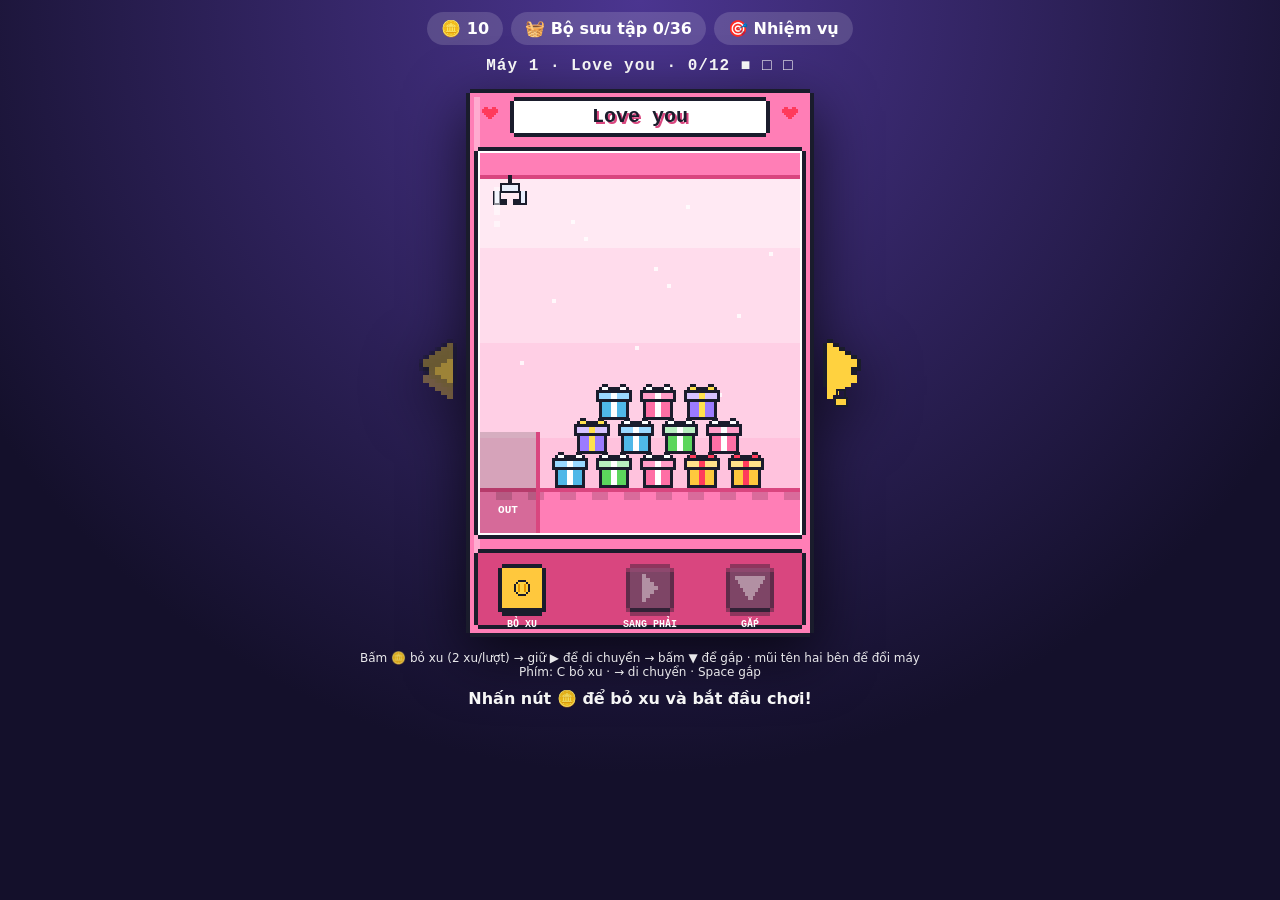
<file: index.html>
<!DOCTYPE html>
<html lang="vi">
  <head>
    <meta charset="UTF-8">
    <meta name="viewport" content="width=device-width, initial-scale=1">
    <title>Máy gắp thú</title>
    <link rel="stylesheet" href="css/style.css">
  </head>
  <body>
    <div class="top">
      <span class="pill">🪙 <span id="coins">0</span></span>
      <button class="pill" onclick="showCollection()">🧺 Bộ sưu tập <span id="owned"></span></button>
      <a class="pill" href="missions.html">🎯 Nhiệm vụ</a>
    </div>
    <div id="prog"></div>
    <canvas id="c" width="460" height="560"></canvas>
    <div class="cost">Bấm 🪙 bỏ xu (2 xu/lượt) → giữ ▶ để di chuyển → bấm ▼ để gắp · mũi tên hai bên để đổi máy<br>Phím: C bỏ xu · → di chuyển · Space gắp</div>
    <div id="msg"></div>
    <div class="modal" id="modal" onclick="if(event.target===this)closeModal()"><div class="box" id="mbox"></div></div>
    <script src="js/store.js"></script><script src="js/pixel.js"></script><script src="js/items.js"></script><script src="js/items-art.js"></script><script src="js/claw.js"></script>
  </body>
</html>
</file>
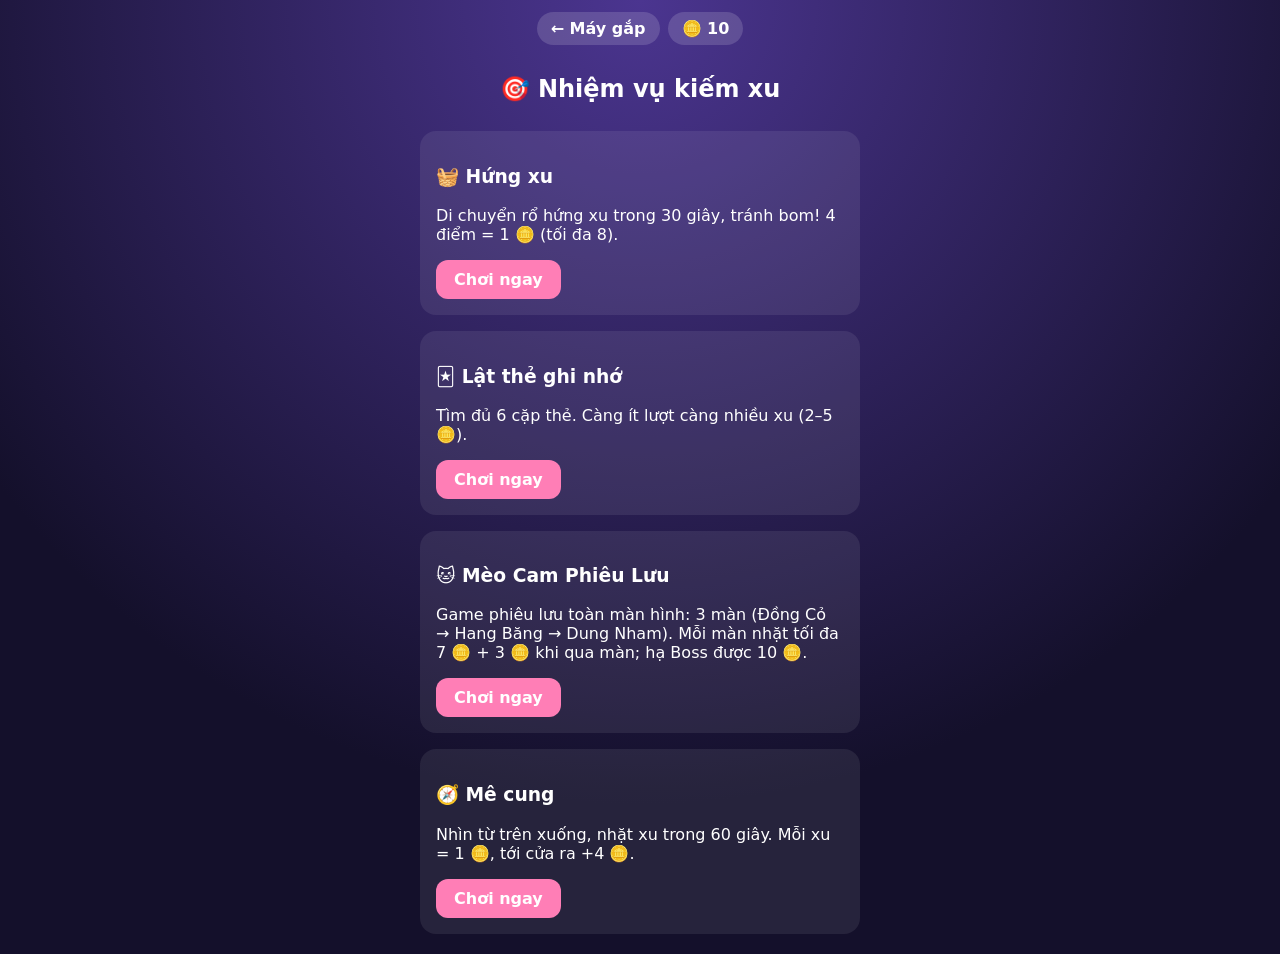
<file: missions.html>
<!DOCTYPE html>
<html lang="vi"><head><meta charset="UTF-8"><meta name="viewport" content="width=device-width, initial-scale=1">
<title>Nhiệm vụ</title><link rel="stylesheet" href="css/style.css"></head>
<body>
<div class="top"><a class="pill" href="index.html">← Máy gắp</a><span class="pill">🪙 <span id="coins">0</span></span></div>
<h2>🎯 Nhiệm vụ kiếm xu</h2>
<div class="card"><h3>🧺 Hứng xu</h3><p>Di chuyển rổ hứng xu trong 30 giây, tránh bom! 4 điểm = 1 🪙 (tối đa 8).</p><a class="btn-main" href="minigames/catch.html">Chơi ngay</a></div>
<div class="card"><h3>🃏 Lật thẻ ghi nhớ</h3><p>Tìm đủ 6 cặp thẻ. Càng ít lượt càng nhiều xu (2–5 🪙).</p><a class="btn-main" href="minigames/memory.html">Chơi ngay</a></div>
<div class="card"><h3>🐱 Mèo Cam Phiêu Lưu</h3><p>Game phiêu lưu toàn màn hình: 3 màn (Đồng Cỏ → Hang Băng → Dung Nham). Mỗi màn nhặt tối đa 7 🪙 + 3 🪙 khi qua màn; hạ Boss được 10 🪙.</p><a class="btn-main" href="minigames/runner.html">Chơi ngay</a></div>
<div class="card"><h3>🧭 Mê cung</h3><p>Nhìn từ trên xuống, nhặt xu trong 60 giây. Mỗi xu = 1 🪙, tới cửa ra +4 🪙.</p><a class="btn-main" href="minigames/maze.html">Chơi ngay</a></div>
<script src="js/store.js"></script><script>document.getElementById('coins').textContent=Store.load().coins</script>
</body></html>
</file>
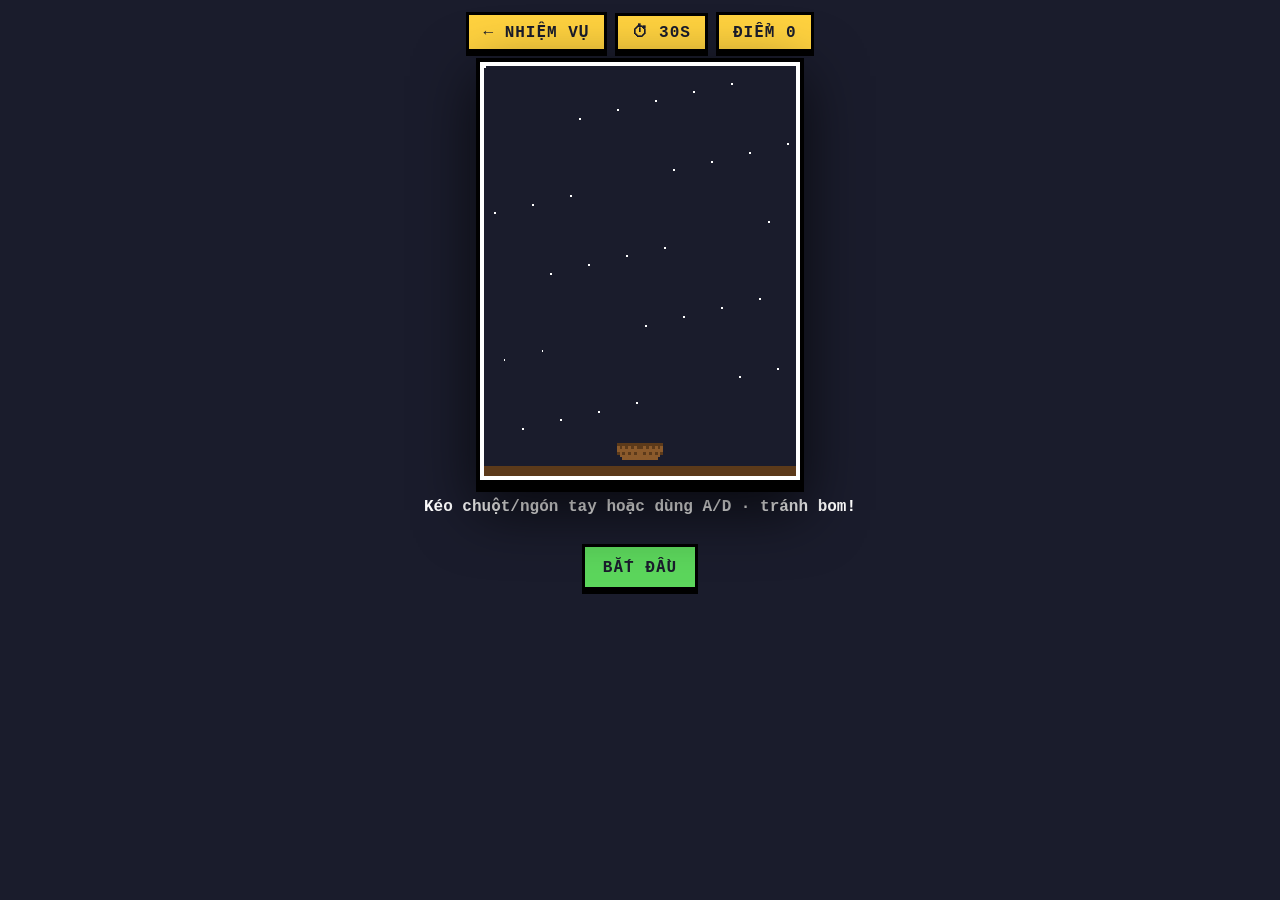
<file: minigames/catch.html>
<!DOCTYPE html>
<html lang="vi"><head><meta charset="UTF-8"><meta name="viewport" content="width=device-width, initial-scale=1">
<title>Hứng xu</title><link rel="stylesheet" href="../css/style.css"><link rel="stylesheet" href="../css/pixel.css"></head>
<body>
<div class="top"><a class="pill" href="../missions.html">← Nhiệm vụ</a><span class="pill">⏱ <span id="t">30</span>s</span><span class="pill">Điểm <span id="sc">0</span></span></div>
<canvas id="c" width="320" height="420" style="width:min(94vw,320px);touch-action:none"></canvas>
<p id="res" style="text-align:center;min-height:24px">Kéo chuột/ngón tay hoặc dùng A/D · tránh bom!</p>
<button class="btn-main" id="start" onclick="start()">Bắt đầu</button>
<script src="../js/store.js"></script><script src="../js/pixel.js"></script>
<script>
const c=document.getElementById('c'),x=c.getContext('2d');x.imageSmoothingEnabled=false;
const COIN=PX.spr(SPR.coin),BOMB=PX.spr(SPR.bomb),BASK=PX.spr(SPR.basket,3);
const STARS=Array.from({length:30},(_,i)=>[(i*97)%320,(i*53)%380]);
let bx=160,items=[],score=0,t=30,run=false,last=0,sp=0,k={l:false,r:false};
function move(e){const r=c.getBoundingClientRect();bx=Math.max(28,Math.min(292,(e.clientX-r.left)*c.width/r.width))}
c.addEventListener('pointermove',move);c.addEventListener('pointerdown',move);
addEventListener('keydown',e=>{if(e.code==='KeyA'||e.code==='ArrowLeft')k.l=true;if(e.code==='KeyD'||e.code==='ArrowRight')k.r=true});
addEventListener('keyup',e=>{if(e.code==='KeyA'||e.code==='ArrowLeft')k.l=false;if(e.code==='KeyD'||e.code==='ArrowRight')k.r=false});
function start(){items=[];score=0;t=30;run=true;last=performance.now();$('start').style.display='none';$('res').textContent='';requestAnimationFrame(loop)}
const $=id=>document.getElementById(id);
function draw(){
  x.fillStyle='#1a1c2c';x.fillRect(0,0,320,420);x.fillStyle='#fff';STARS.forEach(([a,b])=>x.fillRect(a,b,2,2));
  x.fillStyle='#5c3a1a';x.fillRect(0,410,320,10);
  items.forEach(i=>i.bomb?x.drawImage(BOMB,Math.round(i.x-12),Math.round(i.y-12)):x.drawImage(COIN,Math.round(i.x-8),Math.round(i.y-8)));
  x.drawImage(BASK,Math.round(bx-24),386);
}
function loop(n){
  if(!run)return;const dt=Math.min(.05,(n-last)/1000);last=n;t-=dt;sp-=dt;
  bx=Math.max(28,Math.min(292,bx+((k.r?1:0)-(k.l?1:0))*240*dt));
  if(sp<=0){sp=.45;items.push({x:20+Math.random()*280,y:-20,v:120+Math.random()*80+(30-t)*5,bomb:Math.random()<.2})}
  items.forEach(i=>i.y+=i.v*dt);
  items=items.filter(i=>{if(i.y>385&&i.y<410&&Math.abs(i.x-bx)<30){score=Math.max(0,score+(i.bomb?-2:1));return false}return i.y<430});
  $('t').textContent=Math.max(0,Math.ceil(t));$('sc').textContent=score;draw();
  if(t<=0){run=false;const r=Math.min(8,Math.floor(score/4));Store.addCoins(r);
    $('res').textContent=`Hết giờ! ${score} điểm → nhận ${r} 🪙`;const b=$('start');b.textContent='Chơi lại';b.style.display='';return}
  requestAnimationFrame(loop);
}
draw();
</script></body></html>
</file>
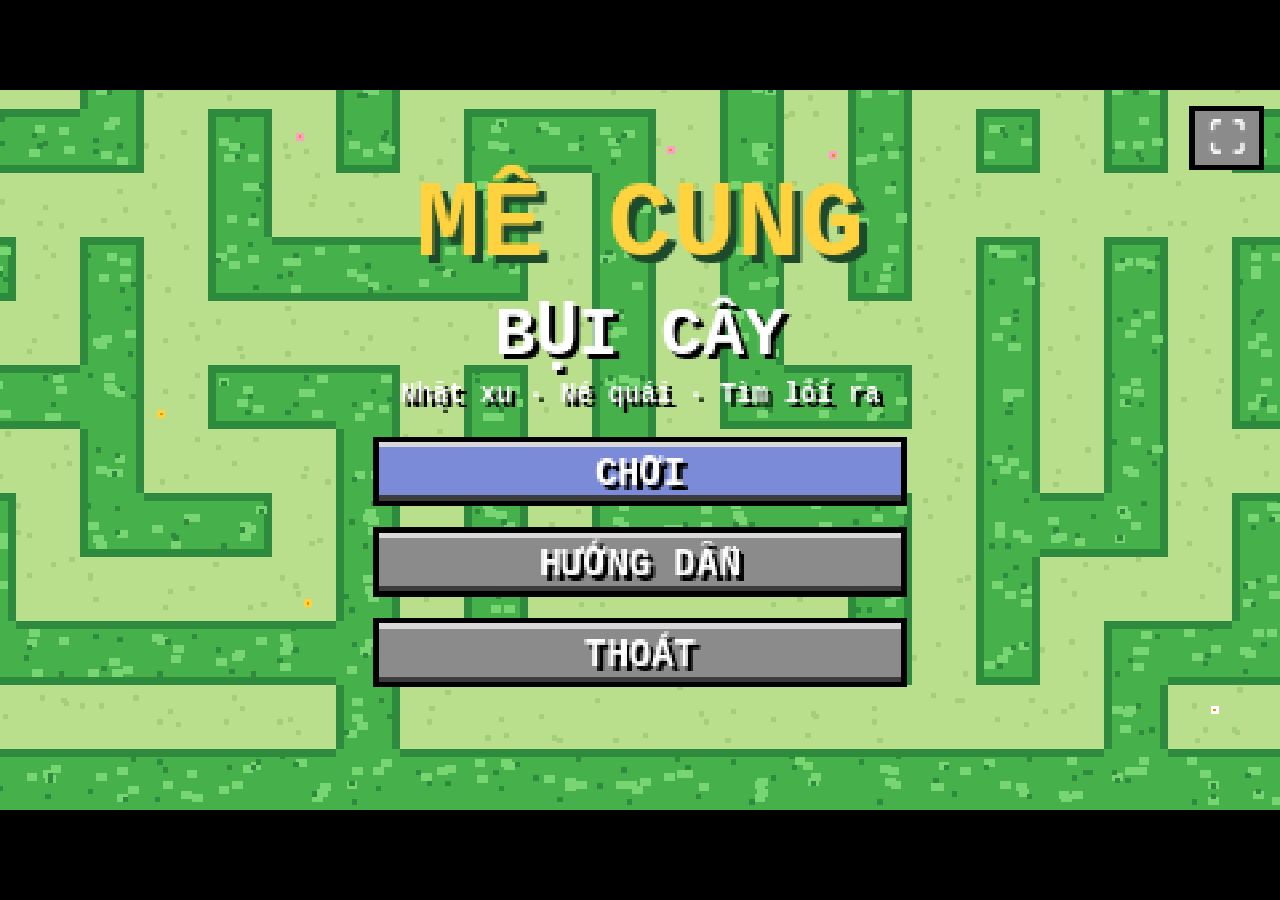
<file: minigames/maze.html>
<!DOCTYPE html>
<html lang="vi"><head><meta charset="UTF-8"><meta name="viewport" content="width=device-width, initial-scale=1, user-scalable=no">
<title>Mê cung</title>
<style>html,body{margin:0;height:100%;background:#000;overflow:hidden}body{display:flex;align-items:center;justify-content:center}canvas{image-rendering:pixelated;display:block}</style></head>
<body><canvas id="c" width="480" height="270"></canvas>
<script src="../js/store.js"></script><script src="../js/pixel.js"></script>
<script>
/* ================== CẤU HÌNH (sửa ở đây) ================== */
const SPECIAL=['rainbow1','rainbow2','rainbow3'];   // 3 vật phẩm đặc biệt (cờ 's' trong item.js)
const XMAS_BONUS=20;                                // xu thưởng lần đầu vào phòng Giáng sinh (0 = không thưởng)
/* ====== NỘI DUNG THƯ: viết thẳng vào giữa 2 dấu ` bên dưới. Xuống dòng = sang đoạn mới, dòng trống = cách một dòng. ======
   (Không dùng dấu ` hoặc chuỗi ${ trong thư. Thư dài thì người chơi cuộn bằng phím ↑ ↓ / W S.) */
const LETTER=`Gửi đến cho người anh yêu nhất trên đời,

Chúc mừng em bé đã hoàn thành trò chơi này nhé. Tớ không biết Maii có hoàn thành đúng vào ngày giáng sinh hong nhỉ. Dù thế nào thì tớ cũng chúc Maii một mùa giáng sinh vui vẻ và thật hạnh phúc nhé, tớ mong rằng trò chơi này có thể mang lại cho Maii một chút niềm vui trong ngày giáng sinh này. Tớ mong rằng em sẽ luôn hạnh phúc dù cho ở bất kỳ đâu.

yêu em <3
p/s: i miss you so much
`;
const LF='15px "Segoe UI","Be Vietnam Pro",Roboto,Arial,sans-serif',LH=20,LVIEW=186;   // font thư (chữ thường), cao mỗi dòng, chiều cao vùng đọc
const PL={src:'../assets/player.png',fw:32,fh:32,n:4,row:{D:0,U:1,L:2}};   // sprite sheet nhân vật, hướng phải = lật hướng trái
const LV=[
 {name:'BỤI CỎ',  coins:14,loop:14,hearts:1,mons:['slime','slime','slime']},
 {name:'VƯỜN ONG',coins:18,loop:24,hearts:2,mons:['slime','slime','bee','chaser']},
 {name:'RỪNG CUỐI',coins:22,loop:34,hearts:2,mons:['bee','bee','bee','chaser','chaser']}];
/* ========================================================== */
const c=document.getElementById('c'),x=c.getContext('2d');x.imageSmoothingEnabled=false;
const VW=480,VH=270,S=24,GW=31,GH=17,EX=[29,15],XD=[29,1],RW=20,RH=11;
const R=(a,b,w,h,col)=>{x.fillStyle=col;x.fillRect(a,b,w,h)};
function T(t,a,b,size,col,al,sh){x.font='bold '+size+'px "Courier New",monospace';x.textAlign=al||'left';x.textBaseline='middle';
  if(sh!==false){x.fillStyle='#000';x.fillText(t,a+2,b+2)}x.fillStyle=col||'#fff';x.fillText(t,a,b)}
const sh=a=>a.sort(()=>Math.random()-.5);
const mz=()=>Object.assign({lv:0,xmas:false},Store.load().maze);
const nSp=()=>{const it=Store.load().items||{};return SPECIAL.filter(i=>it[i]).length};

/* ---------- Sprite ---------- */
const COIN=PX.spr(SPR.coin),HEART=PX.spr(SPR.heart),CAT=PX.spr(SPR.cat),SLIME=PX.spr(SPR.slime);
const BEE=[PX.spr(['cc....','cwc...','.wc.kk','..kkyy','..kyky','..kkyy','..kkyk','...kky','....kk','......']),
           PX.spr(['......','....kk','..kkyy','..kyky','.ckkyy','cwckyk','cwc.ky','.c..kk','......','......'])];
const BUG=PX.spr(['......','..kkkk','.krrrr','kwwrkr','kwkrrr','krrrkr','krrrrr','.krrrr','..kkkk','......']);
const BEAR=PX.spr(['kkk.....','kbbkkkkk','kbbbbbbb','kbbkbbbb','kbbbbbbb','kbbbbooo','kbbboook','.kbbbbbb','.kkrrrrr','kbbbbbbb','kbboobbb','.kkkkkkk']);
const PI=new Image();let piOK=false;PI.onload=()=>piOK=true;PI.src=PL.src;

/* ---------- Trạng thái ---------- */
let scene='title',btns=[],sel=0,tk=0,paused=false,acc=0,last=performance.now(),res={},toast='',toastT=0;
let g,bg,coins=[],hearts=[],mons=[],tot=0,px=1,py=1,pvx=1,pvy=1,hp=3,inv=0,got=0,lvl=0,dir=null,face=1,fd='D',nextAt=0,letterOpen=false,letterLines=[],ls=0;
const note=(t,n)=>{toast=t;toastT=n||120};

/* ---------- Tạo mê cung ---------- */
function gen(L){
  g=Array.from({length:GH},()=>Array(GW).fill(1));g[1][1]=0;const st=[[1,1]];
  while(st.length){
    const [a,b]=st[st.length-1];
    const d=sh([[2,0],[-2,0],[0,2],[0,-2]]).filter(([i,j])=>a+i>0&&a+i<GW-1&&b+j>0&&b+j<GH-1&&g[b+j][a+i]);
    if(!d.length){st.pop();continue}
    const [i,j]=d[0];g[b+j/2][a+i/2]=0;g[b+j][a+i]=0;st.push([a+i,b+j]);
  }
  for(let t=0,n=0;t<800&&n<L.loop;t++){      // đục thêm lối để có vòng
    const q=1+Math.random()*(GW-2)|0,r=1+Math.random()*(GH-2)|0;
    if(g[r][q]&&((q&1)!==(r&1))){g[r][q]=0;n++}
  }
}
function buildBg(){
  bg=document.createElement('canvas');bg.width=GW*S;bg.height=GH*S;const k=bg.getContext('2d');
  const f=(a,b,w,h,col)=>{k.fillStyle=col;k.fillRect(a,b,w,h)},rn=n=>Math.random()*n|0;
  const w=(q,r)=>q<0||r<0||q>=GW||r>=GH||g[r][q];
  for(let r=0;r<GH;r++)for(let q=0;q<GW;q++){
    const a=q*S,b=r*S;
    if(!g[r][q]){
      f(a,b,S,S,'#b9de8c');for(let i=0;i<3;i++)f(a+rn(21),b+rn(21),2,2,'#a3cf76');
      if(Math.random()<.05){const cc=['#fff','#ff9ec8','#ffd23f'][rn(3)],u=a+4+rn(14),v=b+4+rn(14);f(u,v,3,3,cc);f(u+1,v+1,1,1,'#e69500')}
    }else{
      const l=w(q-1,r)?0:3,rt=w(q+1,r)?0:3,t=w(q,r-1)?0:3,bt=w(q,r+1)?0:3;
      f(a,b,S,S,'#2e8b3e');f(a+l,b+t,S-l-rt,S-t-bt,'#46b04a');
      for(let i=0;i<4;i++)f(a+3+rn(16),b+3+rn(16),4,3,'#78d672');
      for(let i=0;i<3;i++)f(a+2+rn(18),b+2+rn(18),2,2,'#2e8b3e');
    }
  }
}
function load(l){
  lvl=l;const L=LV[l];gen(L);buildBg();
  px=py=pvx=pvy=1;hp=3;got=0;inv=0;fd='D';
  const used=new Set(['1,1',EX+'',XD+'']),fl=[];
  for(let r=1;r<GH-1;r++)for(let q=1;q<GW-1;q++)if(!g[r][q]&&!used.has(q+','+r))fl.push([q,r]);
  sh(fl);mons=[];
  L.mons.forEach(t=>{
    const i=fl.findIndex(([q,r])=>q+r>14);const [q,r]=fl.splice(i<0?0:i,1)[0];
    mons.push({t,x:q,y:r,nx:q,ny:r,p:1,vx:q,vy:r,sp:t==='bee'?3.4:t==='chaser'?2.3:1.9});
  });
  coins=fl.splice(0,L.coins);hearts=fl.splice(0,L.hearts);tot=coins.length;
}
function bfs(sx,sy,tx,ty){
  const s=sy*GW+sx,pr=Array(GW*GH).fill(-1),q=[s];pr[s]=s;
  for(let i=0;i<q.length;i++){
    const cu=q[i],cx=cu%GW,cy=cu/GW|0;
    if(cx===tx&&cy===ty){if(cu===s)return null;let k=cu;while(pr[k]!==s)k=pr[k];return [k%GW,k/GW|0]}
    for(const [a,b] of [[1,0],[-1,0],[0,1],[0,-1]]){const n=(cy+b)*GW+cx+a;if(!g[cy+b][cx+a]&&pr[n]<0){pr[n]=cu;q.push(n)}}
  }
  return null;
}
function pick(m,ox,oy){
  if(m.t==='chaser'&&Math.abs(m.x-px)+Math.abs(m.y-py)<9){const s=bfs(m.x,m.y,px,py);if(s){[m.nx,m.ny]=s;return}}
  const o=[[1,0],[-1,0],[0,1],[0,-1]].map(([a,b])=>[m.x+a,m.y+b]).filter(([a,b])=>!g[b][a]);
  const f=o.filter(([a,b])=>!(a===ox&&b===oy)),l=f.length?f:o;
  [m.nx,m.ny]=l[Math.random()*l.length|0];
}
function upd(){
  if(inv>0)inv--;
  mons.forEach(m=>{
    if(scene!=='play')return;
    m.p+=m.sp/60;
    if(m.p>=1){const ox=m.x,oy=m.y;m.x=m.nx;m.y=m.ny;m.p=0;pick(m,ox,oy)}
    m.vx=m.x+(m.nx-m.x)*m.p;m.vy=m.y+(m.ny-m.y)*m.p;
    if(inv<=0&&(m.vx-pvx)**2+(m.vy-pvy)**2<.4){hp--;inv=90;if(hp<=0)finish(false)}
  });
}

/* ---------- Phòng Giáng sinh ---------- */
const RS=Array.from({length:RH},()=>Array(RW).fill(false));
const GIFTS=[[15,4,0],[16,4,3],[17,4,2],[1,2,1],[2,2,4],[1,9,2],[18,9,0],[18,8,1],[5,9,3],[14,9,4]];
const BEARS=[[2,6],[17,6]];
[[0,0,20,2],[0,0,1,11],[19,0,1,11],[0,10,10,1],[11,10,9,1],[8,2,4,1],[15,2,3,2],[8,5,4,2],[7,5,1,1],[12,6,1,1]]
 .forEach(([a,b,w,h])=>{for(let j=b;j<b+h;j++)for(let i=a;i<a+w;i++)RS[j][i]=true});
GIFTS.forEach(([q,r])=>RS[r][q]=true);BEARS.forEach(([q,r])=>RS[r][q]=true);
const nearTable=()=>px>=7&&px<=12&&py>=4&&py<=7;
function openLetter(){x.font=LF;letterLines=[];LETTER.split('\n').forEach(p=>{if(!p.trim())letterLines.push('');else wrap(p,350).forEach(l=>letterLines.push(l))});ls=0;letterOpen=true}
function enterRoom(){scene='xmas';btns=[];px=pvx=10;py=pvy=9;letterOpen=false;dir=null;fd='U'}
function gift(cx,cy,i){const v=GV[i%GV.length];R(cx-10,cy+9,20,3,'rgba(0,0,0,.25)');R(cx-9,cy-6,18,16,v.D);R(cx-10,cy-9,20,6,v.L);R(cx-2,cy-9,4,19,v.R);R(cx-5,cy-13,4,4,v.R);R(cx+1,cy-13,4,4,v.R)}
function wrap(t,mw){let l='',o=[];for(const w of t.split(' ')){const n=l?l+' '+w:w;if(x.measureText(n).width>mw&&l){o.push(l);l=w}else l=n}o.push(l);return o}
function drawRoom(){
  const t=tk/60,bl=(tk>>4);
  R(0,0,VW,VH,'#1a0a0a');x.save();x.translate(0,3);
  R(0,48,480,192,'#b5763f');                                                       // sàn gỗ
  for(let i=0;i<12;i++){R(0,48+i*16,480,1,'#8b5a2b');for(let j=0;j<11;j++)R(j*48+(i&1)*24,48+i*16,1,16,'#8b5a2b')}
  R(0,0,480,48,'#a3202f');for(let i=0;i<20;i++)R(i*24,0,2,48,'#8a1a28');           // tường đỏ
  R(0,34,480,14,'#5c1a1a');R(0,44,480,4,'#3b0f12');
  R(0,0,480,5,'#2e8b3e');for(let i=0;i<40;i++)R(i*12+4,5,4,4,['#ff3b5c','#ffd23f','#4fd6ff'][(i+bl)%3]);   // dây đèn
  R(72,6,60,34,'#5c3a1a');R(75,9,54,28,'#10264a');R(100,9,2,28,'#5c3a1a');R(75,22,54,2,'#5c3a1a');          // cửa sổ
  for(let i=0;i<8;i++)R(78+(i*17)%48,10+((tk>>1)+i*9)%26,2,2,'#fff');R(66,6,8,36,'#c0392b');R(130,6,8,36,'#c0392b');
  R(150,14,20,20,'#2e8b3e');R(155,19,10,10,'#a3202f');R(155,32,10,4,'#ff3b5c');R(152,16,3,3,'#ff3b5c');R(165,24,3,3,'#ffd23f');   // vòng nguyệt quế
  R(186,2,108,8,'#5c3a1a');R(192,8,96,64,'#8b8b8b');                                                        // lò sưởi
  for(let j=0;j<5;j++)for(let i=0;i<6;i++)R(192+i*16+(j&1)*8,10+j*13,15,1,'#6b6b6b');
  R(208,26,64,46,'#1a0a0a');R(212,66,56,6,'#5c3a1a');
  for(let i=0;i<5;i++){const h=14+(((tk>>2)+i*3)%3)*6;R(214+i*11,66-h,9,h,i&1?'#ffd23f':'#ff7a1a');R(216+i*11,66-h/2,5,h/2,'#ff3b5c')}
  R(198,10,9,18,'#ff3b5c');R(198,10,9,4,'#fff');R(268,10,9,18,'#2e8b3e');R(268,10,9,4,'#fff');            // tất treo
  R(144,96,192,120,'#ffd23f');R(148,100,184,112,'#a3202f');R(158,110,164,92,'#c0392b');R(166,118,148,76,'#a3202f');R(170,122,140,68,'#c0392b');   // thảm
  x.globalAlpha=.1+.04*Math.sin(t*6);R(150,72,180,120,'#ff7a1a');x.globalAlpha=1;                     // ánh lửa
  R(168,120,20,26,'#5c3a1a');R(170,128,16,14,'#c0392b');R(292,144,20,26,'#5c3a1a');R(294,150,16,14,'#c0392b');   // ghế
  x.drawImage(BEAR,170,112);
  R(192,118,96,36,'#c9833a');R(192,118,96,3,'#e8a85a');R(192,154,96,14,'#8b5a2b');R(194,168,6,4,'#5c3a1a');R(280,168,6,4,'#5c3a1a');  // bàn
  R(204,124,6,10,'#fff');R(205,119,4,5,(tk>>3)&1?'#ffd23f':'#ff7a1a');R(264,126,10,8,'#fff');R(274,128,3,4,'#fff');
  R(232,128,24,16,'#fff8e6');R(232,128,24,2,'#e0d0b0');R(241,133,6,6,'#ff3b5c');                               // lá thư
  const tc=396;for(let i=0;i<4;i++){const w=24+i*16,y=10+i*20;R(tc-w/2,y,w,22,i&1?'#2e8b3e':'#3da34d');R(tc-w/2,y+18,w,4,'#1f6b2c');
    for(let j=0;j<3;j++)R(tc-w/2+(j+1)*w/4-2,y+8+(j&1)*6,4,4,['#ff3b5c','#ffd23f','#4fd6ff'][(bl+i+j)%3])}
  R(tc-5,90,10,8,'#5c3a1a');const sp=bl&1?'#fff3a8':'#ffd23f';R(tc-5,0,10,10,sp);R(tc-2,-4,4,18,sp);R(tc-8,2,16,4,sp);   // cây thông
  GIFTS.forEach(([q,r,i])=>gift(q*S+12,r*S+14,i));
  BEARS.forEach(([q,r])=>{R(q*S+2,r*S+20,20,3,'rgba(0,0,0,.25)');x.drawImage(BEAR,q*S+4,r*S)});
  R(0,240,480,24,'#3b0f12');R(0,240,480,3,'#5c1a1a');R(240,240,24,24,'#8b5a2b');R(244,244,16,20,'#c9833a');R(256,254,3,3,'#ffd23f');   // cửa ra
  drawPlayer();
  if(!letterOpen){if(nearTable())T('SPACE: ĐỌC THƯ',240,100,11,'#fff','center');else T('▼',244,112+Math.sin(t*5)*3,12,'#ffd23f','center')}
  x.restore();
  if(letterOpen){
    x.globalAlpha=.6;R(0,0,VW,VH,'#000');x.globalAlpha=1;
    R(40,10,400,250,'#000');R(43,13,394,244,'#fff3d6');R(43,13,394,4,'#ff3b5c');R(43,253,394,4,'#ff3b5c');
    x.save();x.beginPath();x.rect(50,28,380,LVIEW);x.clip();x.font=LF;x.textAlign='left';x.textBaseline='middle';x.fillStyle='#4a2a1a';
    letterLines.forEach((l,i)=>x.fillText(l,62,28+i*LH+LH/2-ls));x.restore();
    const mx=Math.max(0,letterLines.length*LH-LVIEW);x.font='12px "Segoe UI",Arial,sans-serif';x.textAlign='center';x.fillStyle='#a3202f';
    x.fillText((ls>0?'▲ ':'')+(ls<mx?'▼ cuộn: ↑ ↓ ·  ':'')+'SPACE / ESC: đóng thư',240,243);
  }
}

/* ---------- Điều khiển nhân vật ---------- */
/* ---------- Di chuyển mượt ---------- */
const held=[];            // các phím đang giữ (phím bấm sau cùng được ưu tiên)
const SPD=0.09;           // ô/frame, ~5.4 ô/giây. Tăng = đi nhanh hơn
const HB=0.3;             // nửa kích thước hitbox (tính theo ô). Nhỏ = dễ lách góc, lớn = dễ kẹt
let moving=false,lcx=-1,lcy=-1;

function mv(d){           // chỉ còn dùng để cuộn thư
  const mx=Math.max(0,letterLines.length*LH-LVIEW);
  if(d==='U')ls=Math.max(0,ls-LH);
  if(d==='D')ls=Math.min(mx,ls+LH);
}
function solid(q,r){
  if(scene==='xmas')return q<0||r<0||q>=RW||r>=RH||RS[r][q];
  return q<0||r<0||q>=GW||r>=GH||g[r][q];
}
const hit=(a,b)=>[[-HB,-HB],[HB,-HB],[-HB,HB],[HB,HB]].some(([i,j])=>solid(Math.round(a+i),Math.round(b+j)));

function onCell(){        // chạy mỗi khi bước sang ô mới: nhặt xu, cửa thoát...
  if(px===lcx&&py===lcy)return;lcx=px;lcy=py;
  if(scene==='xmas'){if(px===10&&py===RH-1)toSelect();return}
  let k=coins.findIndex(([q,r])=>q===px&&r===py);
  if(k>=0){coins.splice(k,1);got++}
  k=hearts.findIndex(([q,r])=>q===px&&r===py);
  if(k>=0&&hp<3){hearts.splice(k,1);hp++}
  if(px===EX[0]&&py===EX[1])finish(true);
  else if(lvl===2&&px===XD[0]&&py===XD[1]){
    const n=nSp();
    if(n>=3)finish(true,true);else note('CỔNG KHÓA! Cần 3 Trái Tim Cầu Vồng ('+n+'/3)',160);
  }
}
function walk(){
  moving=false;
  if(letterOpen||(scene==='play'&&paused)||!held.length)return;
  const d=held[held.length-1],[a,b]={L:[-1,0],R:[1,0],U:[0,-1],D:[0,1]}[d];
  fd=d;if(a)face=a;
  const ox=pvx,oy=pvy;
  if(!hit(pvx+a*SPD,pvy))pvx+=a*SPD;     // trượt theo từng trục nên cọ vào tường không bị kẹt
  if(!hit(pvx,pvy+b*SPD))pvy+=b*SPD;
  if(scene==='play'){                    // tự căn giữa hành lang để rẽ góc dễ hơn
    if(a){const n=pvy+(Math.round(pvy)-pvy)*.2;if(!hit(pvx,n))pvy=n}
    if(b){const n=pvx+(Math.round(pvx)-pvx)*.2;if(!hit(n,pvy))pvx=n}
  }
  moving=pvx!==ox||pvy!==oy;
  px=Math.round(pvx);py=Math.round(pvy);
  onCell();
}
function drawPlayer(){
  if(inv>0&&((tk/5|0)&1))return;
  const cx=pvx*S+12,cy=pvy*S+12,mvg=moving;
  x.save();R(cx-6,cy+9,12,3,'rgba(0,0,0,.2)');
  if(piOK){
    const fr=mvg?(tk/7|0)%PL.n:0,row=PL.row[fd==='R'?'L':fd];
    x.translate(cx,cy);if(fd==='R')x.scale(-1,1);x.drawImage(PI,fr*PL.fw,row*PL.fh,PL.fw,PL.fh,-16,-21,32,32);
  }else{x.translate(cx,cy+(mvg?Math.sin(tk/3)*1.5:0));x.scale(face,1);x.drawImage(CAT,-CAT.width/2,-CAT.height/2)}
  x.restore();
}

/* ---------- Bắt đầu / kết thúc màn ---------- */
function startLevel(i){goFull();load(i);scene='play';paused=false;btns=[];dir=null;note('MÀN '+(i+1)+': '+LV[i].name,150)}
function finish(win,xm){
  if(scene!=='play')return;
  const bonus=win?4+lvl*2:0,r=win?got+bonus:0;let extra=0;
  Store.update(s=>{
    s.maze=Object.assign({lv:0,xmas:false},s.maze);
    if(win)s.maze.lv=Math.max(s.maze.lv,Math.min(lvl+1,2));
    if(xm&&!s.maze.xmas){s.maze.xmas=true;extra=XMAS_BONUS}
    s.coins+=r+extra;
  });
  res={win,got,bonus,total:r+extra};
  if(xm){enterRoom();note('PHÒNG GIÁNG SINH! +'+(r+extra)+' xu',200);return}
  scene='result';
  menu([{t:'CHƠI LẠI',fn:()=>startLevel(lvl)}].concat(win&&lvl<2?[{t:'MÀN TIẾP THEO',fn:()=>startLevel(lvl+1)}]:[],[{t:'CHỌN MÀN',fn:toSelect}]),176);
}
function togglePause(){
  if(scene!=='play')return;paused=!paused;
  if(paused)menu([{t:'TIẾP TỤC',fn:()=>{paused=false;btns=[]}},{t:'VỀ CHỌN MÀN',fn:toSelect}],120);else btns=[];
}

/* ---------- Menu ---------- */
function menu(items,y0,w=200,h=26,gap=8){btns=items.map((b,i)=>Object.assign({x:(VW-w)/2,y:y0+i*(h+gap),w,h},b));sel=Math.max(0,btns.findIndex(b=>b.en!==false))}
function toTitle(){scene='title';paused=false;menu([{t:'CHƠI',fn:toSelect},{t:'HƯỚNG DẪN',fn:()=>{scene='how';menu([{t:'ĐÃ HIỂU',fn:toTitle}],228)}},{t:'THOÁT',fn:()=>location.href='../missions.html'}],130)}
function toSelect(){
  scene='select';paused=false;const u=mz().lv;
  btns=LV.map((l,i)=>({x:22+i*150,y:50,w:136,h:130,lv:i,en:i<=u,fn:()=>startLevel(i)}));
  const xm=mz().xmas&&nSp()>=3;
  btns.push({x:22,y:204,w:xm?136:200,h:26,t:'QUAY LẠI',fn:toTitle});
  if(xm)btns.push({x:172,y:204,w:286,h:26,t:'PHÒNG GIÁNG SINH',fn:()=>{goFull();enterRoom()}});
  sel=Math.min(u,2);
}
function goFull(){try{const e=document.documentElement;(e.requestFullscreen||e.webkitRequestFullscreen||function(){}).call(e)}catch(_){}}
const FS={x:446,y:6,w:28,h:24};
function drawBtn(b,i){
  const hot=i===sel&&b.en!==false;
  R(b.x,b.y,b.w,b.h,'#000');R(b.x+2,b.y+2,b.w-4,b.h-4,hot?'#7b8bd8':'#8b8b8b');
  R(b.x+2,b.y+2,b.w-4,2,'#d8d8d8');R(b.x+2,b.y+b.h-4,b.w-4,2,'#3c3c3c');
  T(b.t,b.x+b.w/2,b.y+b.h/2+1,b.h>20?14:11,'#fff','center');
}
function drawCard(b,i){
  const hot=i===sel&&b.en!==false,l=LV[b.lv],im=[SLIME,BEE[0],BUG][b.lv];
  R(b.x,b.y,b.w,b.h,hot?'#fff':'#000');R(b.x+3,b.y+3,b.w-6,b.h-6,'#000');R(b.x+5,b.y+5,b.w-10,56,'#b9de8c');R(b.x+5,b.y+5,b.w-10,10,'#46b04a');R(b.x+5,b.y+51,b.w-10,10,'#46b04a');
  x.drawImage(CAT,b.x+b.w/2-24,b.y+22);x.drawImage(im,b.x+b.w/2+10,b.y+22);
  T('MÀN '+(b.lv+1),b.x+b.w/2,b.y+76,12,'#ffd23f','center');T(l.name,b.x+b.w/2,b.y+92,11,'#fff','center');
  T(b.lv===2?'CỔNG GIÁNG SINH':'QUA MÀN LẤY XU',b.x+b.w/2,b.y+112,9,'#aaa','center',false);
  if(b.en===false){x.globalAlpha=.7;R(b.x+3,b.y+3,b.w-6,b.h-6,'#000');x.globalAlpha=1;R(b.x+b.w/2-6,b.y+40,12,12,'#555');R(b.x+b.w/2-4,b.y+42,8,10,'#000');R(b.x+b.w/2-8,b.y+50,16,14,'#ffd23f');R(b.x+b.w/2-2,b.y+54,4,6,'#000')}
  else if(mz().lv>b.lv)T('✓ XONG',b.x+b.w/2,b.y+58,11,'#5cd65c','center');
}
function panel(a,b,w,h){R(a,b,w,h,'#000');R(a+3,b+3,w-6,h-6,'#2b2b3a');R(a+3,b+3,w-6,3,'#5a5a72')}

/* ---------- Vẽ ---------- */
function drawMaze(){
  const cx=Math.round(Math.max(0,Math.min(GW*S-VW,pvx*S+12-VW/2))),cy=Math.round(Math.max(0,Math.min(GH*S-VH,pvy*S+12-VH/2))),t=tk/60;
  x.save();x.translate(-cx,-cy);x.drawImage(bg,0,0);
  let a=EX[0]*S,b=EX[1]*S;R(a+4,b+2,16,22,'#5c3a1a');R(a+6,b+4,12,20,'#8b5a2b');R(a+14,b+14,3,3,'#ffd23f');
  if(lvl===2){const ok=nSp()>=3,u=XD[0]*S,v=XD[1]*S;
    R(u+2,v+1,20,23,ok?((tk>>4)&1?'#ffd23f':'#fff3a8'):'#8892a8');R(u+5,v+5,14,19,ok?'#c0392b':'#4a5166');
    if(ok)R(u+9,v+1,6,3,'#5cd65c');else{R(u+9,v+12,6,7,'#ffd23f');R(u+10,v+8,4,5,'#ffd23f');R(u+11,v+9,2,3,'#4a5166')}}
  coins.forEach(([q,r])=>x.drawImage(COIN,q*S+4,r*S+4+Math.round(Math.sin(t*5+q)*2)));
  hearts.forEach(([q,r])=>x.drawImage(HEART,q*S+4,r*S+6+Math.round(Math.sin(t*5+r)*2)));
  const ctr=(im,px_,py_)=>x.drawImage(im,Math.round(px_-im.width/2),Math.round(py_-im.height/2));
  mons.forEach(m=>{const mx=m.vx*S+12,my=m.vy*S+12;R(mx-6,my+9,12,3,'rgba(0,0,0,.18)');
    if(m.t==='slime')ctr(SLIME,mx,my-Math.abs(Math.sin(t*6+m.x))*3);
    else if(m.t==='bee')ctr(BEE[(tk/5|0)&1],mx,my+Math.sin(t*8)*2-3);
    else ctr(BUG,mx+Math.sin(t*16),my)});
  drawPlayer();x.restore();
}
function drawHud(){
  for(let i=0;i<3;i++){x.globalAlpha=i<hp?1:.3;x.drawImage(HEART,8+i*20,8);x.globalAlpha=1}
  x.drawImage(COIN,8,26);T('x'+got+'/'+tot,28,34,14);
  T('MÀN '+(lvl+1)+' · '+LV[lvl].name,VW/2,14,11,'#fff','center');
}
function menuBg(){x.drawImage(bg,-Math.round((GW*S-VW)*(.5+.5*Math.sin(tk/300))),-Math.round((GH*S-VH)*(.5+.5*Math.cos(tk/400))))}
function draw(){
  x.clearRect(0,0,VW,VH);
  if(scene==='play'||scene==='result'){drawMaze();drawHud()}else if(scene==='xmas')drawRoom();else menuBg();
  if(scene==='title'){
    T('MÊ CUNG',VW/2+3,52+3,40,'#1d4a2a','center',false);T('MÊ CUNG',VW/2,52,40,'#ffd23f','center',false);
    T('BỤI CÂY',VW/2+2,92+2,26,'#000','center',false);T('BỤI CÂY',VW/2,92,26,'#fff','center',false);
    T('Nhặt xu · Né quái · Tìm lối ra',VW/2,114,10,'#fff','center');
  }
  if(scene==='how'){
    panel(40,14,400,206,0);T('HƯỚNG DẪN',VW/2,32,16,'#ffd23f','center');
    ['WASD hoặc phím mũi tên : di chuyển','Nhặt xu, đến cửa gỗ ở góc dưới phải để qua màn','Chạm quái mất 1 tim (3 tim mỗi màn), nhặt ♥ để hồi','Xu chỉ nhận khi HOÀN THÀNH màn, hết tim thì chơi lại','Qua màn trước mới mở được màn sau','Màn 3: cổng vàng ở góc trên phải dẫn tới phòng đặc biệt','Cần đủ 3 Trái Tim Cầu Vồng gắp từ máy gắp để mở','Trong phòng: lại gần bàn, SPACE để đọc thư','Esc: tạm dừng · ⛶ góc phải: toàn màn hình'].forEach((l,i)=>T(l,52,58+i*17,10,'#fff','left',false));
  }
  if(scene==='select')T('CHỌN MÀN',VW/2,30,22,'#fff','center');
  if(scene==='result'||paused){x.globalAlpha=.6;R(0,0,VW,VH,'#000');x.globalAlpha=1}
  if(scene==='result'){
    panel(110,20,260,140,0);T(res.win?'QUA MÀN!':'HẾT TIM!',VW/2,42,20,res.win?'#5cd65c':'#ff3b5c','center');
    T('Xu nhặt được: '+res.got+'/'+tot,VW/2,72,12,'#fff','center');
    T(res.win?'Qua màn: +'+res.bonus+' xu':'Xu chỉ nhận khi qua màn',VW/2,94,12,'#fff','center');
    T('TỔNG NHẬN: '+res.total+' XU',VW/2,126,14,'#ffd23f','center');
  }
  if(paused)T('TẠM DỪNG',VW/2,80,22,'#fff','center');
  btns.forEach((b,i)=>b.lv!==undefined?drawCard(b,i):drawBtn(b,i));
  if(toastT>0&&(scene==='play'||scene==='xmas'))T(toast,VW/2,scene==='xmas'?36:60,13,'#ffd23f','center');
  if(scene!=='play'||paused){R(FS.x,FS.y,FS.w,FS.h,'#000');R(FS.x+2,FS.y+2,FS.w-4,FS.h-4,'#8b8b8b');T('⛶',FS.x+FS.w/2,FS.y+FS.h/2+1,14,'#fff','center',false)}
}

/* ---------- Điều khiển ---------- */
function fit(){const s=Math.min(innerWidth/VW,innerHeight/VH);c.style.width=Math.floor(VW*s)+'px';c.style.height=Math.floor(VH*s)+'px'}
addEventListener('resize',fit);document.addEventListener('fullscreenchange',fit);fit();
const lp=e=>{const r=c.getBoundingClientRect();return{x:(e.clientX-r.left)*VW/r.width,y:(e.clientY-r.top)*VH/r.height}};
const inB=(b,q)=>q.x>=b.x&&q.x<=b.x+b.w&&q.y>=b.y&&q.y<=b.y+b.h;
function moveSel(d){if(!btns.length)return;for(let i=1;i<=btns.length;i++){const k=(sel+d*i+btns.length*4)%btns.length;if(btns[k].en!==false){sel=k;return}}}
function activate(){const b=btns[sel];if(b&&b.en!==false&&b.fn)b.fn()}
c.addEventListener('pointermove',e=>{const q=lp(e);btns.forEach((b,i)=>{if(b.en!==false&&inB(b,q))sel=i})});
c.addEventListener('pointerdown',e=>{
  const q=lp(e);
  if(scene==='play'&&!paused)return;
  if(inB(FS,q)){document.fullscreenElement?document.exitFullscreen():goFull();return}
  const i=btns.findIndex(b=>b.en!==false&&inB(b,q));if(i>=0){sel=i;btns[i].fn()}
});
const KM={ArrowLeft:'L',KeyA:'L',ArrowRight:'R',KeyD:'R',ArrowUp:'U',KeyW:'U',ArrowDown:'D',KeyS:'D'};   // e.code: không bị ảnh hưởng bởi bộ gõ tiếng Việt
function press(d){dir=d;mv(d);nextAt=performance.now()+280}      // 1 lần bấm = 1 ô; giữ lâu hơn 0.28s mới đi liên tục
function repeat(){const n=performance.now();if(dir&&n>=nextAt){mv(dir);nextAt=n+170}}
addEventListener('keydown',e=>{
  const k=e.code;
  if((scene==='play'&&!paused)||scene==='xmas'){
    if(KM[k]){e.preventDefault();
  if(letterOpen){if(!e.repeat)mv(KM[k]);return}          
  if(!held.includes(KM[k]))held.push(KM[k]);return}
    if(e.repeat)return;
    if(scene==='xmas'){
      if(k==='Space'||k==='Enter'||k==='KeyE'){e.preventDefault();if(letterOpen)letterOpen=false;else if(nearTable())openLetter()}
      else if(k==='Escape'){if(letterOpen)letterOpen=false;else toSelect()}
      return;
    }
    if(k==='Escape')togglePause();return;
  }
  if(e.repeat)return;
  if(k==='ArrowUp'||k==='KeyW'||k==='ArrowLeft'||k==='KeyA'){moveSel(-1);e.preventDefault()}
  else if(k==='ArrowDown'||k==='KeyS'||k==='ArrowRight'||k==='KeyD'){moveSel(1);e.preventDefault()}
  else if(k==='Enter'||k==='Space'){activate();e.preventDefault()}
  else if(k==='Escape'){if(paused)togglePause();else if(scene==='how'||scene==='select')toTitle()}
});
addEventListener('keyup',e=>{const i=held.indexOf(KM[e.code]);if(i>=0)held.splice(i,1)});
addEventListener('blur',()=>{held.length=0});

/* ---------- Vòng lặp ---------- */
function step(){
  if(toastT>0)toastT--;
  if((scene==='play'&&!paused)||scene==='xmas')walk();
  if(scene==='play'&&!paused)upd();
}
gen(LV[0]);buildBg();toTitle();
(function loop(n){acc+=Math.min(100,n-last);last=n;tk++;while(acc>=16.67){step();acc-=16.67}draw();requestAnimationFrame(loop)})(last);
</script></body></html>
</file>
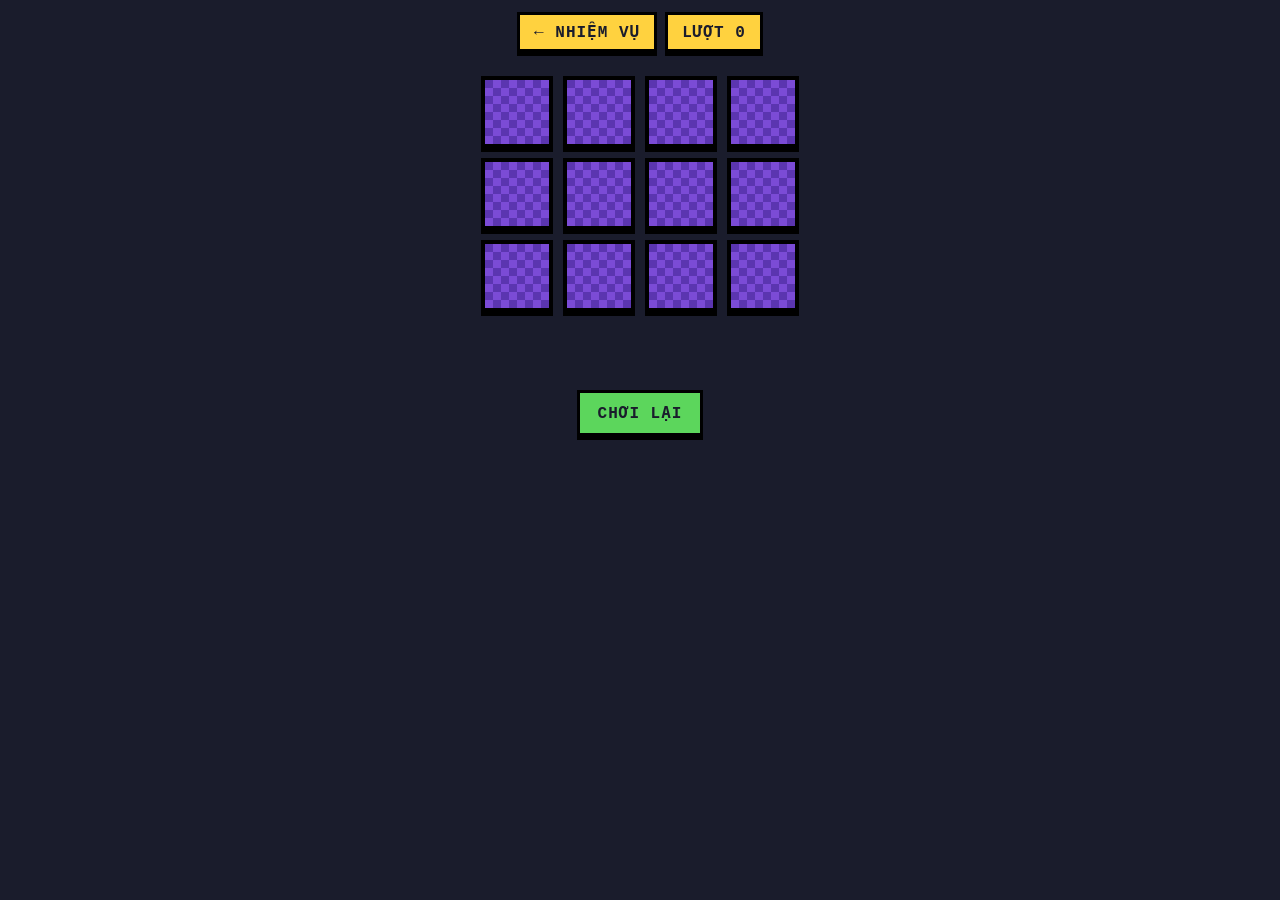
<file: minigames/memory.html>
<!DOCTYPE html>
<html lang="vi"><head><meta charset="UTF-8"><meta name="viewport" content="width=device-width, initial-scale=1">
<title>Lật thẻ</title><link rel="stylesheet" href="../css/style.css"><link rel="stylesheet" href="../css/pixel.css">
<style>#g{display:grid;grid-template-columns:repeat(4,72px);gap:10px;margin:14px 0}
.cd{width:72px;height:72px;border:4px solid #000;border-radius:0;background:repeating-conic-gradient(#7b4bd6 0 25%,#5b35b0 0 50%) 0 0/16px 16px;cursor:pointer;box-shadow:0 4px 0 #000;padding:0}
.cd img{width:48px;height:48px;image-rendering:pixelated;display:none}
.cd.open,.cd.done{background:#efe6cf}.cd.open img,.cd.done img{display:block;margin:auto}.cd.done{background:#9be7a8}</style></head>
<body>
<div class="top"><a class="pill" href="../missions.html">← Nhiệm vụ</a><span class="pill">Lượt <span id="mv">0</span></span></div>
<div id="g"></div><p id="res" style="text-align:center;min-height:24px"></p>
<button class="btn-main" onclick="newGame()">Chơi lại</button>
<script src="../js/store.js"></script><script src="../js/pixel.js"></script>
<script>
const E=['🧸','🐰','🐱','👻','🐧','🐸'],URL=Object.fromEntries(E.map(e=>[e,PX.emojiURL(e,16)]));
let a,b,moves,found,lock;const $=id=>document.getElementById(id);
function newGame(){
  const d=[...E,...E].sort(()=>Math.random()-.5);a=b=null;moves=0;found=0;lock=false;$('mv').textContent=0;$('res').textContent='';
  const g=$('g');g.innerHTML='';
  d.forEach(e=>{const k=document.createElement('button');k.className='cd';k.dataset.e=e;k.innerHTML=`<img src="${URL[e]}" alt="">`;k.onclick=()=>flip(k);g.appendChild(k)});
}
function flip(k){
  if(lock||k.classList.contains('open')||k.classList.contains('done'))return;
  k.classList.add('open');if(!a){a=k;return}
  b=k;moves++;$('mv').textContent=moves;lock=true;
  if(a.dataset.e===b.dataset.e){a.className=b.className='cd done';a=b=null;lock=false;if(++found===6)finish()}
  else setTimeout(()=>{a.className=b.className='cd';a=b=null;lock=false},700);
}
function finish(){const r=moves<=10?5:moves<=16?3:2;Store.addCoins(r);$('res').textContent=`Xong sau ${moves} lượt → nhận ${r} 🪙`}
newGame();
</script></body></html>
</file>
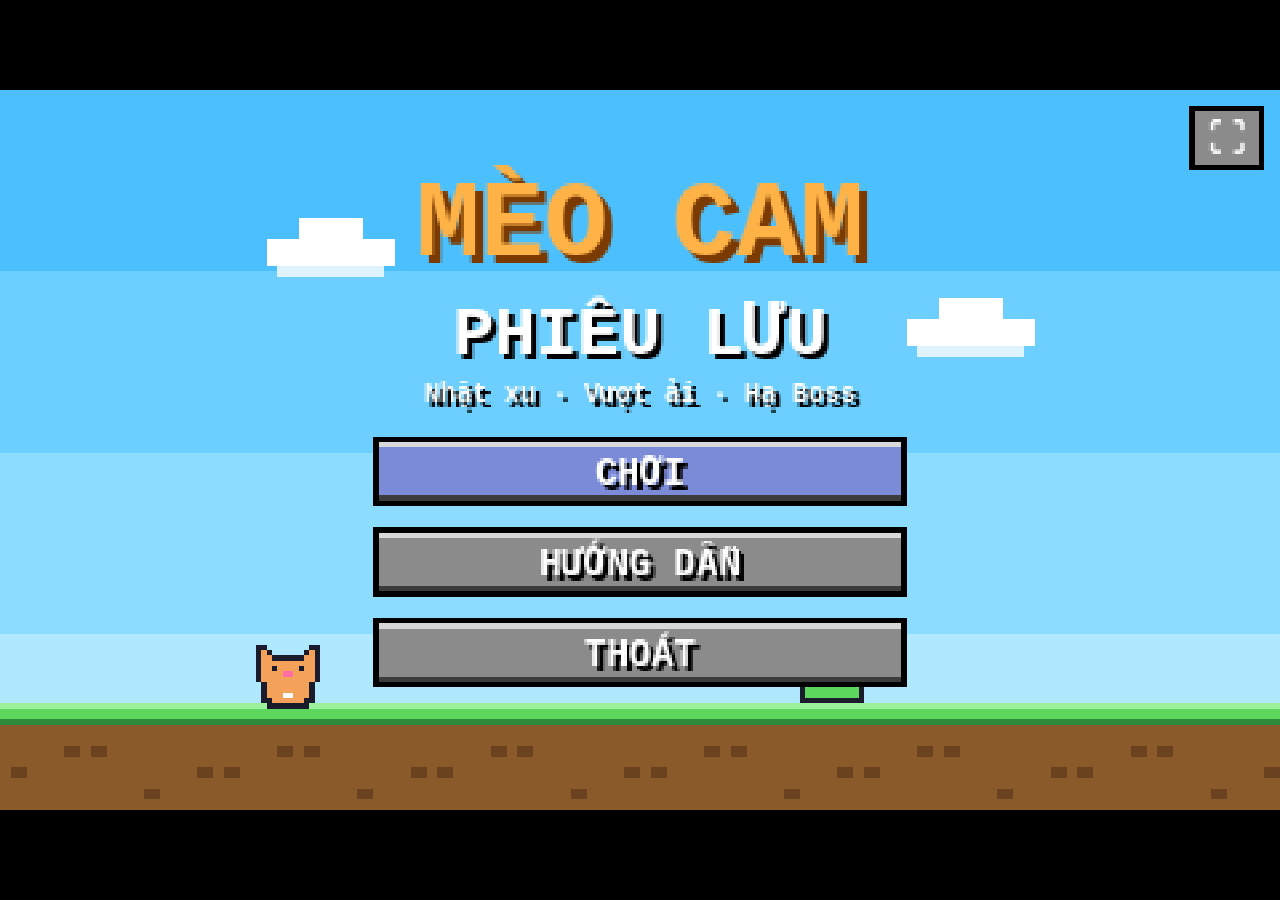
<file: minigames/runner.html>
<!DOCTYPE html>
<html lang="vi">
  <head>
    <meta charset="UTF-8">
    <meta name="viewport" content="width=device-width, initial-scale=1, user-scalable=no">
    <title>Mèo Cam Phiêu Lưu</title>
    <style>html,body{margin:0;height:100%;background:#000;overflow:hidden}body{display:flex;align-items:center;justify-content:center}
canvas{image-rendering:pixelated;touch-action:none;display:block}</style>
  </head>
  <body>
    <canvas id="c" width="480" height="270"></canvas>
    <script src="../js/store.js"></script>
      <script src="../js/pixel.js"></script>
<script>
const c=document.getElementById('c'),x=c.getContext('2d');x.imageSmoothingEnabled=false;
const VW=480,VH=270,GY=230,ULT=5;
const R=(a,b,w,h,col)=>{x.fillStyle=col;x.fillRect(a,b,w,h)};
const E2=v=>Math.round(v/2)*2;
function T(t,a,b,size,col,al,sh){x.font='bold '+size+'px "Courier New",monospace';x.textAlign=al||'left';x.textBaseline='middle';
  if(sh!==false){x.fillStyle='#000';x.fillText(t,a+2,b+2)}x.fillStyle=col||'#fff';x.fillText(t,a,b)}

/* ---------- Sprite ---------- */
const CAT=PX.spr(SPR.cat),HEART=PX.spr(SPR.heart),COIN=PX.spr(SPR.coin),WAND=PX.raw(SPR.wand,3);
const SL={grass:PX.spr(SPR.slime),ice:PX.spr(SPR.slime,2,{g:'#8fe3ff'}),lava:PX.spr(SPR.slime,2,{g:'#ff7a1a'})};
const ORB=PX.raw(SPR.orb,2),ORB_U=PX.raw(SPR.orb,6,{c:'#ffd23f'}),FIRE=PX.raw(SPR.fire,3,{o:'#ff4a1a'});
const BOSS=PX.spr(SPR.boss,4,{b:'#7a3a2a',o:'#ff7a1a',y:'#ffd23f'});
// Ảnh hoạt ảnh boss (tuỳ chọn): assets/boss/boss_<tên>.png = dải khung ngang, khung vuông
const BA={};['idle','windup','attack','hurt','die','stomp'].forEach(n=>{const i=new Image();i.onload=()=>BA[n]=i;i.src='../assets/boss/boss_'+n+'.png'});
const FPS={idle:6,windup:10,attack:10,hurt:10,die:8};
// Hiệu ứng người chơi: assets/fx/<tên>.png = dải khung ngang, khung vuông (nếu thiếu ảnh sẽ tự vẽ hiệu ứng tạm)
const FX={};['shot','shot_hit','ult','ult_hit','cast','fireball','fireball_hit'].forEach(n=>{const i=new Image();i.onload=()=>FX[n]=i;i.src='../assets/fx/'+n+'.png'});
// Vị trí MIỆNG rồng so với góc trên-trái của khung boss 112x112 (chỉnh 2 số này cho khớp ảnh; bấm phím M khi chơi để thấy chấm tím)
const BS=144,BHP=30;          // kích thước rồng, máu boss
const MOUTH={x:18,y:80};      
const mouth=()=>({x:boss.x+MOUTH.x,y:boss.y+MOUTH.y});
function bossFire(vx,vy,g){const m=mouth();fires.push({x:m.x,y:m.y,vx,vy,g})}
// Bảng đòn đánh: [vx, vy, g]. bossAttack và đường báo trước cùng đọc bảng này nên luôn khớp
// Đòn 0 và 1 là đạn bay thẳng/chéo. [vx, vy]
const ATKS=[
  [[-2.7,0]],                                 // 0: 1 quả thẳng
  [[-2.4,-1.1],[-2.7,0],[-2.4,1.1]]           // 1: 3 quả toả quạt
];
// Tính vận tốc để quả lửa cong bay từ miệng rơi đúng toạ độ tx trên mặt đất
function lobV(tx){const m=mouth(),vy=-3;
  const T=(-vy+Math.sqrt(vy*vy+.24*(GY-12-m.y)))/.12;
  return [(tx-m.x)/T,vy]}
function lob(tx){const m=mouth(),[vx,vy]=lobV(tx);fires.push({x:m.x,y:m.y,vx,vy,lob:true})}
function crackStart(){cracks.push({x:boss.x+30,sx:boss.x+30,t:0});addFx('fireball_hit',boss.x+30,GY-10,48,16,false)}
function bossAttack(){
  const a=boss.atk;
  if(a<2)ATKS[a].forEach(([vx,vy])=>bossFire(vx,vy));
  else if(a===2)crackStart();
  else if(a===3)boss.rx.forEach(rx=>fires.push({x:rx,y:-10,vx:0,vy:3.2}));   // mưa lửa từ trên trời
  else lob(boss.rx[0]);                                                      // đòn 4: quả đầu tiên, các quả sau ở playStep
  shake=a===2?14:6;
}
// Mô phỏng đúng quỹ đạo 1 quả lửa và chấm điểm báo trước (lob=true: quả cong rơi xuống đất)
function tele(vx,vy,lob){
  const m=mouth();let a=m.x,b=m.y,v=vy;
  for(let n=0;n<400;n++){
    if(n%4===0)R(E2(a)-2,E2(b)-2,4,4,'rgba(255,90,60,.55)');
    a+=vx;b+=v;
    if(lob){v+=.12;if(b>=GY-12)break}else if(b>GY||b<-20)break;
    if(a<cam-8)break;
  }
}
function drawCracks(){
  cracks.forEach(c=>{
    for(let xx=Math.floor(c.x/8)*8;xx<c.sx;xx+=8){
      const d=xx-c.x,al=Math.max(0,1-Math.max(0,d-40)/240);if(al<=0)continue;
      x.globalAlpha=al;
      R(xx,GY+1+(((xx>>3)*5)%3)*2,8,2,'#ffb02e');R(xx,GY+4,8,2,'#1a0505');
      if(d<40){const h=8+(((xx>>3)*37+(tk>>1))%3)*4;R(xx,GY-h,8,h,((xx>>3)+(tk>>2))&1?'#ffd23f':'#ff7a1a')}   // vùng nguy hiểm
    }
    x.globalAlpha=1;
  });
}
function addFx(n,a,b,size,fps,f){fx.push({n,x:a,y:b,s:size,fps,f,t:0})}
function drawFx(n,cx,cy,size,t,fps,flip,rot){
  const im=FX[n];if(!im)return false;
  const fh=im.height,cnt=Math.max(1,Math.floor(im.width/fh)),f=Math.floor(t/(60/fps))%cnt;
  x.save();x.translate(E2(cx),E2(cy));if(rot)x.rotate(rot);if(flip)x.scale(-1,1);x.drawImage(im,f*fh,0,fh,fh,-size/2,-size/2,size,size);x.restore();return true;
}

/* ---------- Dữ liệu màn chơi ---------- */
const TH={
 grass:{body:'#8b5a2b',top:'#5cd65c',hi:'#9cf09c',lo:'#2e8b3e',sp:'#6b4220',pb:'#c9833a',pe:'#e8a85a',pd:'#8b5a2b'},
 ice:{body:'#3f86bd',top:'#bfeaff',hi:'#ffffff',lo:'#7cc4ee',sp:'#2f6fa3',pb:'#8fd3ff',pe:'#e4f7ff',pd:'#4f9fd1'},
 lava:{body:'#2b2b3a',top:'#5a4a6a',hi:'#7a6a8a',lo:'#1a1a26',sp:'#ff7a1a',pb:'#4a4a5a',pe:'#6b6b80',pd:'#2b2b3a'}};
const LV=[
 {n:'ĐỒNG CỎ',th:'grass',len:2400,end:2340,seg:[[0,520],[576,1040],[1096,1700],[1756,2400]],
  pl:[[200,170,80],[380,140,80],[640,170,96],[820,130,80],[1150,170,96],[1280,130,96],[1430,170,80],[1580,140,96],[1830,170,96],[2000,130,96],[2150,170,80]],
  co:[[220,140],[400,110],[670,140],[840,100],[1300,100],[1600,110],[2020,100]],
  en:[[420,300,500],[900,780,1020],[1300,1150,1400],[1550,1450,1680],[1900,1800,2000],[2200,2100,2380]]},
 {n:'HANG BĂNG',th:'ice',len:2700,end:2640,seg:[[0,480],[544,900],[964,1380],[1444,1900],[1964,2700]],
  pl:[[180,170,80],[360,140,80],[600,170,96],[760,130,80],[1030,170,96],[1200,130,96],[1500,170,96],[1650,130,80],[2050,170,96],[2230,130,96],[2400,170,80]],
  co:[[200,140],[380,110],[620,140],[1050,140],[1220,100],[1670,100],[2250,100]],
  en:[[400,260,460],[780,600,880],[1200,1000,1360],[1600,1480,1880],[2100,1980,2200],[2500,2300,2680]]},
 {n:'DUNG NHAM',th:'lava',len:2500,end:0,arena:2020,wand:[1620,GY-26],seg:[[0,420],[484,840],[904,1300],[1364,1700],[1764,2500]],
  pl:[[200,170,80],[360,140,80],[560,170,96],[980,170,96],[1120,130,96],[1450,150,96],[1560,120,80]],
  co:[[220,140],[380,110],[580,140],[1000,140],[1140,100],[1470,120],[1580,90]],
  en:[[300,200,400],[700,560,820],[1100,950,1280],[1500,1390,1680]]}
];

/* ---------- Trạng thái ---------- */
let scene='title',btns=[],sel=0,tk=0,menuCam=0,paused=false,acc=0,last=performance.now();
let L,li=0,p,cam,coins,en,ev,shots,fires,boss,got,lives,inv,over,win,hasWand,charge,evT,arenaOn,toast='',toastT=0,face,shotCd,wandOn,res={};
let fx=[],shake=0,dbg=false,cracks=[];
const K={},TT={},tp={};
const TOUCH=matchMedia('(pointer:coarse)').matches||('ontouchstart' in window);
const TB=[{k:'l',x:8,y:216,w:44,h:44,t:'◀'},{k:'r',x:58,y:216,w:44,h:44,t:'▶'},{k:'j',x:428,y:216,w:44,h:44,t:'▲'},{k:'s',x:378,y:216,w:44,h:44,t:'✦'},{k:'u',x:428,y:166,w:44,h:44,t:'I'}];
const hd=k=>K[k]||TT[k];
const unlockedLv=()=>Store.load().run||0;

/* ---------- Menu ---------- */
function menu(items,y0,w=200,h=26,gap=8){btns=items.map((b,i)=>Object.assign({x:(VW-w)/2,y:y0+i*(h+gap),w,h},b));sel=Math.max(0,btns.findIndex(b=>b.en!==false))}
function toTitle(){scene='title';paused=false;menu([{t:'CHƠI',fn:toSelect},{t:'HƯỚNG DẪN',fn:()=>{scene='how';menu([{t:'ĐÃ HIỂU',fn:toTitle}],228)}},{t:'THOÁT',fn:()=>location.href='../missions.html'}],130)}
function toSelect(){
  scene='select';const u=unlockedLv();
  btns=LV.map((l,i)=>({x:22+i*150,y:62,w:136,h:130,lv:i,en:i<=u,fn:()=>{goFull();startLevel(i)}}));
  btns.push({x:140,y:212,w:200,h:26,t:'QUAY LẠI',fn:toTitle});sel=Math.min(u,2);
}
function goFull(){try{const e=document.documentElement;(e.requestFullscreen||e.webkitRequestFullscreen||function(){}).call(e)}catch(_){}}
const FS={x:446,y:6,w:28,h:24};
function drawBtn(b,i){
  const hot=i===sel&&b.en!==false;
  R(b.x,b.y,b.w,b.h,'#000');R(b.x+2,b.y+2,b.w-4,b.h-4,b.en===false?'#555':hot?'#7b8bd8':'#8b8b8b');
  R(b.x+2,b.y+2,b.w-4,2,'#d8d8d8');R(b.x+2,b.y+b.h-4,b.w-4,2,'#3c3c3c');
  T(b.t,b.x+b.w/2,b.y+b.h/2+1,b.h>20?14:11,b.en===false?'#aaa':'#fff','center');
}
function drawCard(b,i){
  const l=LV[b.lv],hot=i===sel&&b.en!==false,cl={grass:['#6ccfff','#5cd65c'],ice:['#173660','#bfeaff'],lava:['#541818','#ff7a1a']}[l.th];
  R(b.x,b.y,b.w,b.h,hot?'#fff':'#000');R(b.x+3,b.y+3,b.w-6,b.h-6,'#000');R(b.x+5,b.y+5,b.w-10,56,cl[0]);R(b.x+5,b.y+44,b.w-10,17,cl[1]);
  if(l.th==='lava')R(b.x+60,b.y+14,16,30,'#1d0707');if(l.th==='ice'){R(b.x+30,b.y+5,10,14,'#2b5d8f');R(b.x+90,b.y+5,10,10,'#2b5d8f')}
  x.drawImage(CAT,b.x+b.w/2-12,b.y+22);
  T('MÀN '+(b.lv+1),b.x+b.w/2,b.y+76,12,'#ffd23f','center');T(l.n,b.x+b.w/2,b.y+92,11,'#fff','center');
  T(b.lv===2?'BOSS +10 XU':'TỐI ĐA 10 XU',b.x+b.w/2,b.y+112,9,'#aaa','center',false);
  if(b.en===false){x.globalAlpha=.7;R(b.x+3,b.y+3,b.w-6,b.h-6,'#000');x.globalAlpha=1;R(b.x+b.w/2-8,b.y+50,16,14,'#ffd23f');R(b.x+b.w/2-6,b.y+40,12,12,'#555');R(b.x+b.w/2-4,b.y+42,8,10,'#000');R(b.x+b.w/2-8,b.y+50,16,14,'#ffd23f');R(b.x+b.w/2-2,b.y+54,4,6,'#000')}
  else if(unlockedLv()>b.lv)T('✓ XONG',b.x+b.w/2,b.y+58,11,'#5cd65c','center');
}

/* ---------- Bắt đầu / kết thúc ---------- */
function startLevel(i){
  li=i;L=LV[i];scene='play';paused=false;btns=[];
  p={x:40,y:100,vy:0,g:false};cam=0;coins=L.co.map(([a,b])=>({x:a,y:b}));
  en=L.en.map(([a,b,m])=>({x:a,min:b,max:m,d:1,y:GY-24,alive:true}));
  ev=[];shots=[];fires=[];fx=[];shake=0;cracks=[];
  got=0;lives=3;inv=0;over=false;win=false;charge=0;shotCd=0;face=1;evT=120;arenaOn=false;
  
  hasWand=false;wandOn=!!L.wand;
  boss=L.arena?{x:L.arena+330,y:GY-BS+6,st:'idle',t:0,alive:true,hurt:0,lane:0,age:0,atk:0,rx:[],hp:BHP}:null;
  note('MÀN '+(i+1)+': '+L.n,150);
  for(const k in K)K[k]=false;
}
function note(t,n){toast=t;toastT=n||120}
function finish(w){
  if(over)return;over=true;win=w;
  const bonus=w?(li===2?10:3):0,total=got+bonus;Store.addCoins(total);
  if(w)Store.update(s=>{s.run=Math.max(s.run||0,li+1)});
  res={got,bonus,total,boss:li===2};scene='result';
  menu([{t:'CHƠI LẠI',fn:()=>startLevel(li)}].concat(w&&li<2?[{t:'MÀN TIẾP THEO',fn:()=>startLevel(li+1)}]:[],[{t:'CHỌN MÀN',fn:toSelect}]),176);
}
function togglePause(){
  if(scene!=='play')return;paused=!paused;
  if(paused)menu([{t:'TIẾP TỤC',fn:()=>{paused=false;btns=[]}},{t:'VỀ CHỌN MÀN',fn:toSelect}],120);else btns=[];
}

/* ---------- Logic chơi ---------- */
function hurt(kind){
  if(inv>0&&kind!=='pit')return;lives--;inv=100;
  if(kind==='pit'){const cp=L.seg.filter(s=>s[0]<=p.x).pop()[0]+30;p.x=Math.max(cp,arenaOn?L.arena:0);p.y=100;p.vy=0}
  else{p.vy=-6;p.x=Math.max(arenaOn?L.arena:0,p.x-face*18)}
  if(lives<=0)finish(false);
}
const hit=(ax,ay,aw,ah,bx,by,bw,bh)=>ax<bx+bw&&ax+aw>bx&&ay<by+bh&&ay+ah>by;
function shoot(){if(scene!=='play'||paused||over||!hasWand||shotCd>0)return;
  const sx=p.x+12+face*14,sy=p.y+12;shots.push({x:sx,y:sy,vx:face*6,u:false,t:0});shotCd=16;addFx('cast',sx,sy,28,14,face<0)}
function ultShot(){if(scene!=='play'||paused||over||!hasWand)return;if(charge<ULT){note('Chưa đủ điểm chiêu cuối!',60);return}
  charge=0;const sx=p.x+12+face*14,sy=p.y+12;shots.push({x:sx,y:sy,vx:face*7,u:true,t:0});addFx('cast',sx,sy,64,14,face<0);shake=10;note('CHIÊU CUỐI!',50)}
const onGround=cx=>L.seg.some(([a,b])=>cx>a&&cx<b);

function playStep(){
  if(over&&!(boss&&boss.st==='die'))return;
  if(shotCd>0)shotCd--;if(toastT>0)toastT--;
  if(!over){
  const l=hd('l'),r=hd('r'),mv=(r?1:0)-(l?1:0);if(mv)face=mv;
  if(hd('j')&&p.g){p.vy=-11;p.g=false}
  const pf=p.y+24;p.x=Math.max(arenaOn?L.arena:0,p.x+mv*2.4);p.vy+=.6;p.y+=p.vy;p.g=false;
  const f=p.y+24,cx=p.x+12;
  if(p.vy>=0){
    if(f>=GY&&pf<=GY+1&&onGround(cx)){p.y=GY-24;p.vy=0;p.g=true}
    L.pl.forEach(([a,b,w])=>{if(cx>a-4&&cx<a+w+4&&pf<=b+1&&f>=b){p.y=b-24;p.vy=0;p.g=true}});
  }
  if(inv>0)inv--;
  if(p.y>320){hurt('pit');if(over)return}
  if(L.arena&&!arenaOn&&p.x>L.arena+30){arenaOn=true;ev=[];note('⚠ BOSS XUẤT HIỆN!',120)}
  // quái
  en.forEach(e=>{if(!e.alive)return;e.x+=e.d*.9;if(e.x<e.min||e.x>e.max)e.d*=-1;
    if(hit(p.x+3,p.y+3,18,20,e.x+2,e.y+4,20,20)){if(p.vy>0&&pf<=e.y+10){e.alive=false;p.vy=-7}else hurt('hit')}});
  coins=coins.filter(o=>{if(Math.abs(p.x+12-o.x)<18&&Math.abs(p.y+12-o.y)<18){got++;return false}return true});
  if(wandOn&&hit(p.x,p.y,24,24,L.wand[0]-12,L.wand[1]-12,24,24)){wandOn=false;hasWand=true;note('Nhặt được GẬY PHÉP! Click / U: bắn · đủ điểm: I',200)}
  if(L.end&&p.x>=L.end)finish(true);
  // sự kiện (băng rơi / lava phun)
  if(!arenaOn&&(L.th==='ice'||L.th==='lava')){
    if(--evT<=0){evT=110+Math.floor(Math.random()*70);const ex=E2(cam+40+Math.random()*400);
      if(L.th==='ice'||onGround(ex))ev.push({k:L.th==='ice'?'ice':'gey',x:ex,t:0,y:0})}
  }
  ev.forEach(e=>{e.t++;
    if(e.k==='ice'&&e.t>70&&e.t<=100){e.y=Math.min(GY,28+(e.t-70)*7);if(hit(p.x+3,p.y+2,18,22,e.x-8,e.y-30,16,30))hurt('hit')}
    if(e.k==='gey'&&e.t>80&&e.t<=140){const h=e.t<90?(e.t-80)*12:e.t>126?(140-e.t)*8:120;e.h=h;if(hit(p.x+3,p.y+2,18,22,e.x-14,GY-h,28,h))hurt('hit')}});
  ev=ev.filter(e=>e.t<(e.k==='ice'?112:142));
  // đạn
    shots.forEach(s=>{s.x+=s.vx;s.t++;
    en.forEach(e=>{if(e.alive&&Math.abs(s.x-(e.x+12))<16&&Math.abs(s.y-(e.y+14))<18){e.alive=false;charge=Math.min(ULT,charge+1);addFx(s.u?'ult_hit':'shot_hit',e.x+12,e.y+14,s.u?72:32,16,false);if(!s.u)s.dead=true}});
        if(boss&&boss.alive&&boss.st!=='die'&&arenaOn&&hit(s.x-6,s.y-6,12,12,boss.x+10,boss.y+44,BS-20,94)){
      boss.hp-=s.u?5:1;boss.hurt=6;if(!s.u)charge=Math.min(ULT,charge+1);s.dead=true;
      addFx(s.u?'ult_hit':'shot_hit',s.x,s.y,s.u?96:40,16,false);if(s.u)shake=10;
      if(boss.hp<=0){boss.hp=0;boss.st='die';boss.t=0;note('BOSS BỊ HẠ!',120);addFx('ult_hit',boss.x+BS/2,boss.y+BS/2,180,14,false);shake=20}}
  });
  shots=shots.filter(s=>!s.dead&&s.x>cam-40&&s.x<cam+520);
  }
    if(shake>0)shake--;
  fx.forEach(e=>e.t++);fx=fx.filter(e=>{const im=FX[e.n];return e.t<(im?Math.floor(im.width/im.height):3)*60/e.fps});
    // boss
    // boss
  if(boss&&arenaOn){
    boss.t++;boss.age++;if(boss.hurt>0)boss.hurt--;
    const rage=boss.hp<=BHP*.35;                       // dưới 35% máu thì nhanh hơn
    const idleT=rage?100:150,windT=rage?58:80;
    if(boss.st==='idle'&&boss.t>idleT){boss.st='windup';boss.t=0;boss.wt=windT;
    boss.atk=(boss.atk+1+Math.floor(Math.random()*4))%5;          // 5 đòn, không lặp lại đòn vừa dùng
      if(boss.atk>=3){const o=boss.atk===3?[-70,0,70]:[-100,-50,0,50,100],hi=boss.atk===3?450:300;
        boss.rx=o.map(d=>E2(Math.max(L.arena+10,Math.min(L.arena+hi,p.x+12+d))))}}
    else if(boss.st==='windup'&&boss.t>windT){boss.st='attack';boss.t=0}
    else if(boss.st==='attack'&&boss.t>(boss.atk===4?60:30)){boss.st='idle';boss.t=0}
    else if(boss.st==='die'&&boss.t>100){boss.alive=false;finish(true)}
    if(boss.st==='attack'&&boss.t===(boss.atk===2?4:18))bossAttack();
    if(boss.st==='attack'&&boss.atk===4&&boss.t>18&&(boss.t-18)%8===0){const i=(boss.t-18)/8;if(boss.rx[i]!==undefined)lob(boss.rx[i])}
    if(boss.st!=='die'&&!over&&hit(p.x+3,p.y+3,18,20,boss.x+18,boss.y+54,BS-36,80))hurt('hit');
  }
  // mặt đất nứt: vùng nguy hiểm 40px ở mũi vết nứt, đứng sát đất (chân cách đất < 16px) là trúng
  cracks.forEach(c=>{c.x-=4.5;c.t++;if(!over&&hit(p.x+3,p.y+3,18,20,c.x,GY-16,40,16))hurt('hit')});
  cracks=cracks.filter(c=>c.x>cam-280);
  fires.forEach(f=>{f.x+=f.vx;f.y+=f.vy||0;
    if(f.lob){f.vy+=.12;if(f.y>=GY-12){f.dead=true;addFx('fireball_hit',f.x,GY-10,48,16,false)}}
    else if(f.y>GY){f.dead=true;addFx('fireball_hit',f.x,GY-8,48,16,false)}
    if(!over&&boss&&boss.st!=='die'&&hit(p.x+3,p.y+3,18,20,f.x-9,f.y-9,18,18)){f.dead=true;addFx('fireball_hit',f.x,f.y,48,16,false);hurt('hit')}});
  fires=fires.filter(f=>!f.dead&&f.x>cam-30);
  if(!over||boss&&boss.st==='die')cam=E2(Math.max(arenaOn?L.arena:0,Math.min(L.len-480,p.x-200)));
}

/* ---------- Vẽ nền / địa hình ---------- */
function cloud(a,b){R(a+12,b-6,24,8,'#fff');R(a,b+2,48,10,'#fff');R(a+4,b+12,40,4,'#dff3ff')}
function drawBg(th,cm){
  const B={grass:['#4cc0ff','#6ccfff','#8cdcff','#b0e8ff'],ice:['#0b1830','#10264a','#173660','#1f4672'],lava:['#2a0a0a','#3d1010','#541818','#6a1f12']}[th];
  B.forEach((cl,i)=>R(0,i*68,VW,68,cl));
  if(th==='grass')for(let i=0;i<5;i++)cloud(E2(((i*240-cm*.4)%1200+1200)%1200-120),24+(i%3)*30);
  if(th==='ice')for(let i=0;i<26;i++)R((i*97+Math.floor(tk*.3*(1+i%3)))%480,(i*53+tk*(1+i%3))%270,2,2,'#dff6ff');
  if(th==='lava'){for(let k=0;k<3;k++){const bx=((k*260-cm*.3)%780+780)%780-150;for(let r=0;r<10;r++)R(E2(bx-(r+1)*12),110+r*14,(r+1)*24,14,'#1d0707');R(E2(bx-12),110,24,6,'#ff7a1a')}
    for(let i=0;i<14;i++)R((i*71+tk*.6*(1+i%2))%480,270-((i*37+tk*(1+i%3))%270),2,2,'#ffb02e')}
}
function terrain(){
  const C=TH[L.th];
  if(L.th==='lava'){R(cam,GY+12,490,60,'#d9400f');for(let w=Math.floor(cam/16)*16;w<cam+496;w+=16)R(w,GY+10+(((w>>4)+(tk>>3))&1)*2,16,6,'#ffb02e')}
  if(L.th==='ice'){R(cam,0,490,10,'#1d4268');for(let w=Math.floor(cam/24)*24;w<cam+504;w+=24){const h=14+((w/24*53)%5)*8;R(w,0,24,h,'#2b5d8f');R(w+4,h,16,6,'#2b5d8f');R(w+8,h+6,8,6,'#2b5d8f');R(w,0,24,3,'#4f9fd1')}}
  L.seg.forEach(([a,b])=>{
    R(a,GY,b-a,40,C.body);
    for(let i=Math.max(a,Math.floor(cam/16)*16);i<Math.min(b,cam+496);i+=16){const h=(i*7)%5;R(i+4+h*2,GY+16+(h%3)*8,6,4,C.sp)}
    R(a,GY,b-a,8,C.top);R(a,GY,b-a,2,C.hi);R(a,GY+6,b-a,2,C.lo)});
  L.pl.forEach(([a,b,w])=>{R(a,b,w,12,C.pb);R(a,b,w,2,C.pe);R(a,b+10,w,2,C.pd);for(let i=16;i<w;i+=16)R(a+i,b+2,2,8,C.pd)});
}
function bang(a,b){if((tk>>3)&1)return;R(a-8,b-8,16,16,'#000');R(a-6,b-6,12,12,'#ffd23f');R(a-1,b-4,3,6,'#000');R(a-1,b+4,3,2,'#000')}

function drawBoss(){
  const b=boss;if(!b||!b.alive)return;
  let st=b.hurt>0&&b.st==='idle'?'hurt':b.st;
  if(b.atk===2&&(b.st==='windup'||b.st==='attack')&&BA.stomp)st='stomp';   // đòn nứt đất dùng dải dậm chân
  const im=BA[st];
  if(im){const fh=im.height,n=Math.max(1,Math.floor(im.width/fh));
    const f=st==='die'?Math.min(n-1,Math.floor(b.t/(60/FPS.die))):
      st==='stomp'?(b.st==='windup'?Math.min(2,Math.floor(b.t*3/(b.wt||80))):b.t<4?2:b.t<12?3:b.t<22?4:5):
      st==='attack'?Math.min(n-1,Math.floor(b.t/(60/FPS.attack))):Math.floor(tk/(60/FPS[st]))%n;
    x.drawImage(im,f*fh,0,fh,fh,b.x,b.y,BS,BS);return}
  let ox=0,oy=((tk>>4)&1)*2;if(st==='windup')ox=((tk>>1)&1)*3;
  if(st==='die'){oy=b.t*.5;if((b.t>>2)&1)return}
  x.drawImage(BOSS,b.x+ox,b.y+oy,BS,BS);
  if(st==='windup'||st==='attack'){R(b.x+ox+20,b.y+oy+28,24,8,st==='attack'?'#ffd23f':'#ff4a1a')}
  if(st==='hurt'){x.globalAlpha=.55;R(b.x,b.y,BS,BS,'#fff');x.globalAlpha=1}
}
function drawPlay(){
  drawBg(L.th,cam);x.save();x.translate(-cam+(shake>0?E2(Math.random()*6-3):0),shake>0?E2(Math.random()*6-3):0);terrain();
  if(L.end){R(L.end,GY-56,4,56,'#ddd');for(let i=0;i<6;i++)R(L.end+4,GY-56+i*4,24-i*4,4,'#ff3b5c')}
  if(wandOn)x.drawImage(WAND,L.wand[0]-12,L.wand[1]-12+((tk>>4)&1)*2);
  ev.forEach(e=>{
    if(e.k==='ice'){if(e.t<=70){R(e.x-10,GY-4,20,4,'rgba(255,60,60,.6)');bang(e.x,40)}
      else if(e.t<=100){for(let i=0;i<5;i++)R(e.x-8+i*2,e.y-30+i*6,16-i*4,6,i?'#bfeaff':'#fff');R(e.x-2,e.y-4,4,4,'#fff')}}
    if(e.k==='gey'){if(e.t<=80){R(e.x-12,GY-3,24,3,'#ff7a1a');R(e.x-6+((tk>>2)&1)*4,GY-8,4,4,'#ffb02e');bang(e.x,GY-40)}
      else if(e.t<=140&&e.h){for(let y=0;y<e.h;y+=8)R(e.x-12+((y>>3)&1)*2,GY-y-8,24-((y>>3)&1)*4,8,y%16?'#ff7a1a':'#ffd23f')}}});
  coins.forEach(o=>x.drawImage(COIN,E2(o.x-8),E2(o.y-8)+(((tk>>4)+Math.floor(o.x/16))&1)*2));
  en.forEach(e=>{if(e.alive)x.drawImage(SL[L.th],E2(e.x),e.y+(((tk>>4)&1)?2:0))});
      if(boss&&arenaOn&&boss.st==='windup'){const m=mouth(),a=boss.atk;
    if(a<2)ATKS[a].forEach(([vx,vy])=>tele(vx,vy,false));
    else if(a===2){for(let xx=Math.floor(cam/12)*12;xx<boss.x+30;xx+=12)R(xx,GY-3,6,3,'rgba(255,60,60,'+(.35+.25*((tk>>3)&1))+')');bang(boss.x+30,GY-30)}
    else if(a===3)boss.rx.forEach(rx=>{R(rx-10,GY-4,20,4,'rgba(255,60,60,.6)');bang(rx,40)});
    else boss.rx.forEach(tx=>{const[vx,vy]=lobV(tx);tele(vx,vy,true);R(tx-10,GY-4,20,4,'rgba(255,60,60,.6)')});
    if(a!==2){R(m.x-4+((tk>>1)&1)*2,m.y-4,8,8,'#ffb02e');bang(m.x,m.y-24)}}
      drawCracks(); 
  drawBoss();
  if(dbg&&boss){const m=mouth();R(m.x-2,m.y-2,4,4,'#f0f')}
    fires.forEach(f=>{if(!drawFx('fireball',f.x,f.y,32,tk,12,false,Math.atan2(f.vy||0,f.vx)-Math.PI))x.drawImage(FIRE,E2(f.x-9),E2(f.y-9))});
  shots.forEach(s=>{if(!drawFx(s.u?'ult':'shot',s.x,s.y,s.u?56:24,s.t,12,s.vx<0))s.u?x.drawImage(ORB_U,E2(s.x-18),E2(s.y-18)):x.drawImage(ORB,E2(s.x-6),E2(s.y-6))});
  fx.forEach(e=>{if(!drawFx(e.n,e.x,e.y,e.s,e.t,e.fps,e.f)){const r=e.t*2+4;x.globalAlpha=Math.max(0,1-e.t/14);R(E2(e.x-r),E2(e.y-r),r*2,r*2,'#ffd23f');R(E2(e.x-r/2),E2(e.y-r/2),r,r,'#fff');x.globalAlpha=1}});
  if(hasWand&&charge>=ULT){x.globalAlpha=.25+.2*((tk>>3)&1);R(E2(p.x-4),E2(p.y-4),32,32,'#ffd23f');x.globalAlpha=1}
  if(!(inv>0&&((inv>>2)&1))){x.save();x.translate(E2(p.x)+(face<0?24:0),E2(p.y)+((p.g&&(hd('l')||hd('r'))&&((tk>>3)&1))?2:0));x.scale(face,1);x.drawImage(CAT,0,0);x.restore()}
  x.restore();
  for(let i=0;i<lives;i++)x.drawImage(HEART,8+i*20,8);
  x.drawImage(COIN,8,26);T('x'+got+'/7',28,34,14);
  if(hasWand){R(8,46,70,12,'#000');R(10,48,66,8,'#333');for(let i=0;i<charge;i++)R(10+i*13,48,12,8,charge>=ULT?'#ffd23f':'#4fd6ff');
    T(charge>=ULT?'I: CHIÊU CUỐI!':'CHIÊU CUỐI',84,52,10,charge>=ULT&&((tk>>3)&1)?'#ffd23f':'#fff')}
    if(boss&&arenaOn&&boss.alive){
    T('QUỶ DUNG NHAM  '+boss.hp+'/'+BHP,VW/2,12,11,'#ff7a1a','center');
    R(120,20,240,12,'#000');R(122,22,236,8,'#4a1010');
    R(122,22,Math.round(236*boss.hp/BHP),8,boss.hurt>0?'#fff':(boss.hp<=BHP*.35?'#ff7a1a':'#ff3b5c'));
  }
  if(toastT>0)T(toast,VW/2,60,16,'#ffd23f','center');
  if(TOUCH&&!paused)TB.forEach(b=>{if((b.k==='s'||b.k==='u')&&!hasWand)return;const on=TT[b.k];x.globalAlpha=on?.85:.5;R(b.x,b.y,b.w,b.h,'#000');R(b.x+2,b.y+2,b.w-4,b.h-4,on?'#fff':'#8b8b8b');x.globalAlpha=1;T(b.t,b.x+b.w/2,b.y+b.h/2,18,on?'#000':'#fff','center',false)});
}
function menuBg(){
  L={th:'grass',seg:[[0,1e6]],pl:[],len:1e6};cam=E2(menuCam);drawBg('grass',cam);x.save();x.translate(-cam,0);terrain();x.restore();
  x.drawImage(CAT,96,GY-24+((tk>>3)&1)*2);x.drawImage(SL.grass,300,GY-24);
}

/* ---------- Vẽ màn hình ---------- */
function panel(a,b,w,h){R(a,b,w,h,'#000');R(a+3,b+3,w-6,h-6,'#2b2b3a');R(a+3,b+3,w-6,3,'#5a5a72')}
function draw(){
  x.clearRect(0,0,VW,VH);
  if(scene==='play'||scene==='result')drawPlay();else menuBg();
  if(scene==='title'){
    T('MÈO CAM',VW/2+3,52+3,40,'#7a3a00','center',false);T('MÈO CAM',VW/2,52,40,'#ffb347','center',false);
    T('PHIÊU LƯU',VW/2+2,92+2,26,'#000','center',false);T('PHIÊU LƯU',VW/2,92,26,'#fff','center',false);
    T('Nhặt xu · Vượt ải · Hạ Boss',VW/2,114,10,'#fff','center');
  }
  if(scene==='how'){
    panel(40,14,400,206,0);T('HƯỚNG DẪN',VW/2,32,16,'#ffd23f','center');
    ['A / D hoặc ◀ ▶ : chạy      W / Space / ▲ : nhảy','Giẫm lên đầu quái để hạ gục chúng','Mỗi màn có 7 xu để nhặt, qua màn +3 xu','Hang Băng: có "!" báo trước khi băng rơi','Dung Nham: có "!" báo trước khi lava phun','Nhặt GẬY PHÉP (màn 3): Click / U để bắn','Bắn trúng sẽ tích điểm, đủ 5 điểm bấm I','→ chiêu cuối hạ Boss, thưởng 10 xu!','Phải qua màn trước mới mở được màn sau','Esc: tạm dừng · ⛶ góc phải: toàn màn hình'].forEach((l,i)=>T(l,60,56+i*16,11,'#fff','left',false));
  }
  if(scene==='select'){T('CHỌN MÀN',VW/2,32,22,'#fff','center')}
  if(scene==='result'||(scene==='play'&&paused)){x.globalAlpha=.6;R(0,0,VW,VH,'#000');x.globalAlpha=1}
  if(scene==='result'){
    panel(110,30,260,130,0);T(win?'QUA MÀN!':'HẾT MẠNG!',VW/2,52,20,win?'#5cd65c':'#ff3b5c','center');
    T('Xu nhặt được: '+res.got+'/7',VW/2,84,12,'#fff','center');
    if(win)T(res.boss?'Hạ Boss: +10 xu':'Qua màn: +3 xu',VW/2,104,12,'#fff','center');
    T('TỔNG NHẬN: '+res.total+' XU',VW/2,134,14,'#ffd23f','center');
  }
  if(scene==='play'&&paused)T('TẠM DỪNG',VW/2,80,22,'#fff','center');
  btns.forEach((b,i)=>b.lv!==undefined?drawCard(b,i):drawBtn(b,i));
  if(scene!=='play'||paused){R(FS.x,FS.y,FS.w,FS.h,'#000');R(FS.x+2,FS.y+2,FS.w-4,FS.h-4,'#8b8b8b');T('⛶',FS.x+FS.w/2,FS.y+FS.h/2+1,14,'#fff','center',false)}
}

/* ---------- Điều khiển ---------- */
function fit(){const s=Math.min(innerWidth/VW,innerHeight/VH);c.style.width=Math.floor(VW*s)+'px';c.style.height=Math.floor(VH*s)+'px'}
addEventListener('resize',fit);document.addEventListener('fullscreenchange',fit);fit();
const lp=e=>{const r=c.getBoundingClientRect();return{x:(e.clientX-r.left)*VW/r.width,y:(e.clientY-r.top)*VH/r.height}};
const inB=(b,q)=>q.x>=b.x&&q.x<=b.x+b.w&&q.y>=b.y&&q.y<=b.y+b.h;
function moveSel(d){if(!btns.length)return;for(let i=1;i<=btns.length;i++){const k=(sel+d*i+btns.length*4)%btns.length;if(btns[k].en!==false){sel=k;return}}}
function activate(){const b=btns[sel];if(b&&b.en!==false&&b.fn)b.fn()}
c.addEventListener('pointermove',e=>{const q=lp(e);btns.forEach((b,i)=>{if(b.en!==false&&inB(b,q))sel=i})});
c.addEventListener('pointerdown',e=>{
  const q=lp(e);
  if(scene==='play'&&!paused){
    if(e.pointerType==='mouse'){e.preventDefault();shoot();return}
    const b=TB.find(b=>inB(b,q)&&!((b.k==='s'||b.k==='u')&&!hasWand));
    if(b){e.preventDefault();c.setPointerCapture(e.pointerId);tp[e.pointerId]=b.k;TT[b.k]=true;if(b.k==='s')shoot();if(b.k==='u')ultShot()}
    return;
  }
  if(inB(FS,q)){const d=document.fullscreenElement;if(d)document.exitFullscreen();else goFull();return}
  const i=btns.findIndex(b=>b.en!==false&&inB(b,q));if(i>=0){sel=i;btns[i].fn()}
});
['pointerup','pointercancel'].forEach(ev=>c.addEventListener(ev,e=>{const k=tp[e.pointerId];if(k){TT[k]=false;delete tp[e.pointerId]}}));
const KM={ArrowLeft:'l',KeyA:'l',ArrowRight:'r',KeyD:'r',ArrowUp:'j',KeyW:'j',Space:'j'};   // e.code: không bị ảnh hưởng bởi bộ gõ tiếng Việt
addEventListener('keydown',e=>{
  const k=e.code;
  if(scene==='play'&&!paused){
    if(KM[k]){K[KM[k]]=true;e.preventDefault()}
    if(e.repeat)return;
    if(k==='KeyU')shoot();else if(k==='KeyM')dbg=!dbg;else if(k==='KeyI')ultShot();
    else if(k==='Escape')togglePause();return;
  }
  if(e.repeat)return;
  if(k==='ArrowUp'||k==='KeyW'||k==='ArrowLeft'||k==='KeyA'){moveSel(-1);e.preventDefault()}
  else if(k==='ArrowDown'||k==='KeyS'||k==='ArrowRight'||k==='KeyD'){moveSel(1);e.preventDefault()}
  else if(k==='Enter'||k==='Space'){activate();e.preventDefault()}
  else if(k==='Escape'){if(scene==='play')togglePause();else if(scene==='how'||scene==='select')toTitle()}
});
addEventListener('keyup',e=>{if(KM[e.code])K[KM[e.code]]=false});
addEventListener('blur',()=>{for(const k in K)K[k]=false});

/* ---------- Vòng lặp ---------- */
function step(){if(scene==='play'&&!paused)playStep();else if(scene!=='result')menuCam+=.6}
toTitle();
(function loop(n){acc+=Math.min(100,n-last);last=n;tk++;while(acc>=16.67){step();acc-=16.67}draw();requestAnimationFrame(loop)})(last);
</script>
</body>
</html>
</file>
<file: css/style.css>
*{box-sizing:border-box}
body{margin:0;min-height:100vh;background:radial-gradient(circle at 50% 0,#4b3590,#14102b 70%);color:#fff;font-family:system-ui,sans-serif;display:flex;flex-direction:column;align-items:center;padding:12px}
.top{display:flex;gap:8px;align-items:center;justify-content:center;flex-wrap:wrap;width:100%;max-width:440px;margin-bottom:10px}
.pill{background:#ffffff26;border-radius:999px;padding:7px 14px;font-weight:700;color:#fff;text-decoration:none;border:0;cursor:pointer;font:inherit;font-weight:700}
.card{background:#ffffff14;border-radius:16px;padding:16px;margin:8px 0;width:100%;max-width:440px}
.btn-main{background:#ff7eb6;color:#fff;border:0;border-radius:12px;padding:10px 18px;font-weight:800;cursor:pointer;font-size:16px;text-decoration:none;display:inline-block}
.modal{position:fixed;inset:0;background:#000a;display:none;align-items:center;justify-content:center;padding:16px;z-index:9}
.modal.show{display:flex}
.box{background:#fff;color:#2b2150;border-radius:20px;padding:20px;max-width:380px;width:100%;text-align:center;max-height:88vh;overflow:auto}
.big img,.big .emo{width:130px;height:130px;object-fit:contain;font-size:96px;line-height:130px;display:inline-block}
.note{background:#fff3f8;border-radius:12px;padding:12px;font-style:italic}
.grid{display:grid;grid-template-columns:repeat(3,1fr);gap:10px;margin:12px 0}
.slot{background:#f4effc;border-radius:12px;padding:8px;cursor:pointer;display:flex;flex-direction:column;align-items:center;gap:4px}
.slot img,.slot .emo{width:56px;height:56px;object-fit:contain;font-size:40px;line-height:56px}
.slot small{font-size:11px}.slot.lock{opacity:.45;cursor:default}
.machine{width:min(94vw,380px,60vh);background:linear-gradient(#ff7eb6,#e5559a);border-radius:28px 28px 16px 16px;padding:14px;border:4px solid #ffffff55;box-shadow:0 20px 50px #0009}
.marquee{text-align:center;font-weight:900;letter-spacing:3px;background:#fff;color:#e5559a;border-radius:10px;padding:6px;margin-bottom:10px}
.glass{border:6px solid #5b2d17;border-radius:12px;overflow:hidden;background:#bdefff}
.glass canvas{display:block;width:100%;height:auto}
.ctrl{display:flex;gap:22px;justify-content:center;align-items:center;margin-top:12px}
.rb{width:60px;height:60px;border-radius:50%;border:4px solid #fff;font-size:24px;background:#7b4b8f;color:#fff;cursor:pointer;touch-action:none;user-select:none}
.rb.on,.rb:active{background:#fff;color:#7b4b8f}
.cost{font-size:12px;text-align:center;margin-top:8px;opacity:.9}
#msg{margin-top:10px;min-height:22px;font-weight:600;text-align:center}

#c{display:block;width:min(94vw,360px,calc(80vh*360/560));height:auto;touch-action:none;filter:drop-shadow(0 18px 30px #000a)}
.pill.cur{background:#ff7eb6}.pill:disabled{opacity:.45;cursor:not-allowed}
.grid.g4{grid-template-columns:repeat(4,1fr)}.g4 .slot img,.g4 .slot .emo{width:44px;height:44px;font-size:30px;line-height:44px}
.box h4{margin:12px 0 0;text-align:left}
.pad{display:flex;gap:12px;margin-top:12px}.pad button{width:84px;height:56px;border:0;border-radius:14px;background:#ffffff33;color:#fff;font-size:22px;font-weight:700;touch-action:none;user-select:none}.pad button:active{background:#fff;color:#14102b}
#c{width:min(96vw,460px,calc(74vh*460/560))}
#prog{font-family:"Courier New",monospace;font-weight:700;letter-spacing:1px;margin:2px 0 8px}
.gift{width:130px;image-rendering:pixelated;animation:shake .5s infinite}
@keyframes shake{0%,100%{transform:rotate(0)}25%{transform:rotate(-7deg)}75%{transform:rotate(7deg)}}
.sp{animation:rb 3s linear infinite}@keyframes rb{to{filter:hue-rotate(360deg)}}
.pol{background:#fff;border:3px solid #1a1c2c;box-shadow:3px 3px 0 #1a1c2c;padding:6% 6% 24%;display:inline-block;width:110px}
.slot .pol{width:50px;padding:5% 5% 22%;border-width:2px;box-shadow:2px 2px 0 #1a1c2c}
.pol img{width:100%;aspect-ratio:1;object-fit:cover;display:block;height:auto}
.big .pol img{width:100%;height:auto}.slot .pol img{width:100%;height:auto}
.ph{display:flex;align-items:center;justify-content:center;aspect-ratio:1;background:#dfe6ff;color:#555;font:700 11px monospace;text-align:center}
.slot .ph{font-size:7px}
</file>
<file: css/pixel.css>
body{background:#1a1c2c;font-family:"Courier New",Consolas,monospace;font-weight:700;color:#fff}
.pill,.btn-main,.pad button{border-radius:0;border:3px solid #000;box-shadow:0 4px 0 #000;background:#ffd23f;color:#1a1c2c;text-transform:uppercase;font-family:inherit;letter-spacing:1px}
.btn-main{background:#5cd65c;margin-top:8px}.pad button{background:#4fd6ff;font-size:20px}
.pill:active,.btn-main:active,.pad button:active{transform:translateY(3px);box-shadow:0 1px 0 #000;background:#fff;color:#1a1c2c}
canvas{image-rendering:pixelated;border-radius:0!important;border:4px solid #fff;box-shadow:0 0 0 4px #000,0 8px 0 4px #000}
h2,h3{text-transform:uppercase;letter-spacing:2px}
</file>
